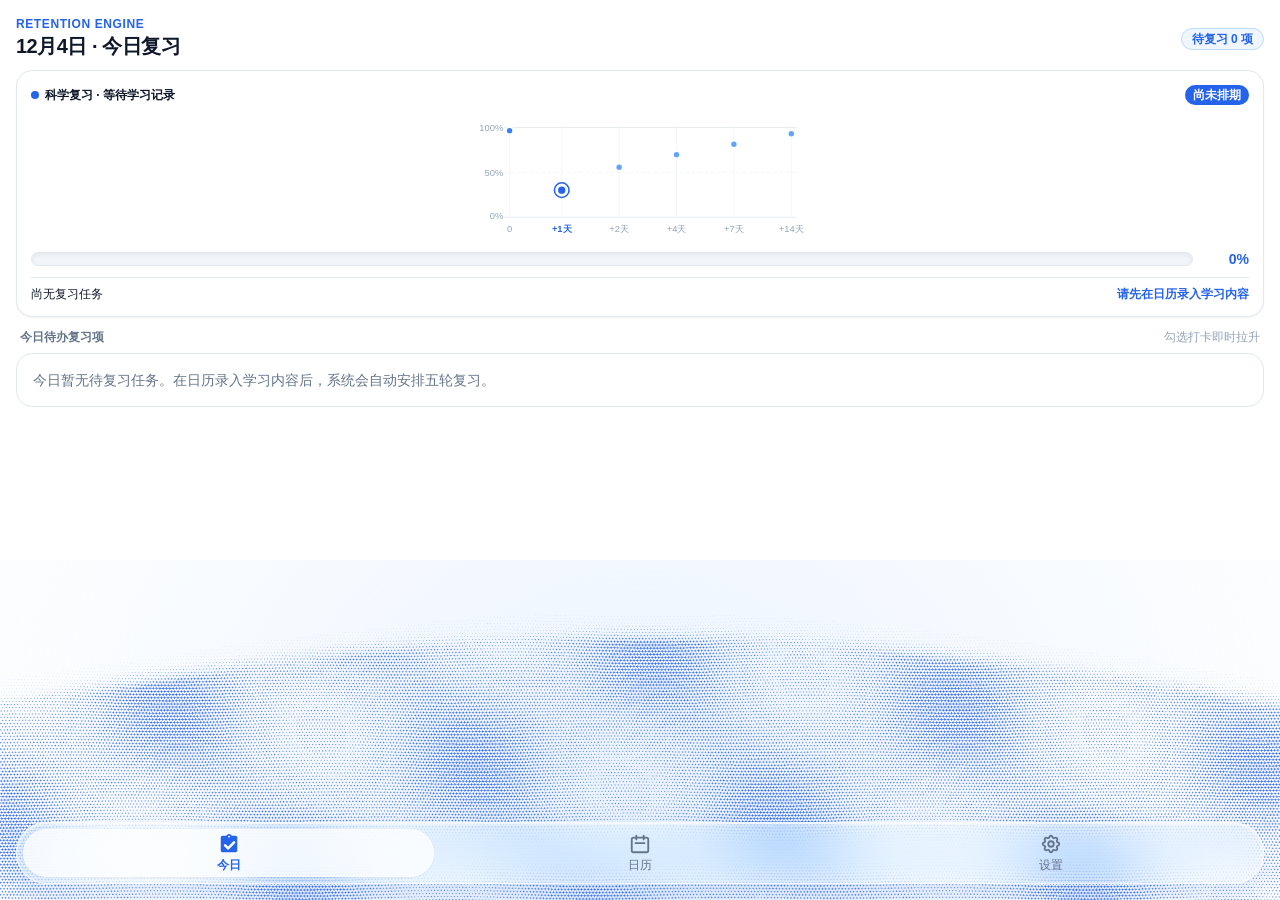
<file: app/src/main/assets/index.html>
<!DOCTYPE html>
<html lang="zh-CN" class="h-full">
<head>
  
  <meta charset="UTF-8">
  <meta name="viewport" content="width=device-width, initial-scale=1.0, viewport-fit=cover">
  <title>艾宾浩斯复习提示 · 高阶定制交互设计稿</title>
  <link rel="stylesheet" href="app.css">
  <style>
 input,textarea { user-select:text; -webkit-user-select:text; min-width:0; }
 #screen-scrollable-body, #secondary-content { min-height:0; overscroll-behavior-y:contain; }
 @supports not (backdrop-filter: blur(16px)) { .frosted-glass-bar { background:rgba(255,255,255,.94)!important; } .dark .frosted-glass-bar {background:rgba(15,23,42,.94)!important;} }

    /* 隐藏滚动条 */
    .no-scrollbar::-webkit-scrollbar { display: none; }
    .no-scrollbar { -ms-overflow-style: none; scrollbar-width: none; }

    /* 悬浮底栏与日历弹性滑动指示器 (Spring Physics) */
    .spring-slide-anim {
      transition: transform 0.35s cubic-bezier(0.34, 1.4, 0.64, 1);
    }

    /* 曲线平滑形变 */
    .curve-path-trans {
      transition: d 0.5s cubic-bezier(0.4, 0, 0.2, 1);
    }

    /* 加粗进度条平滑生长过渡 */
    .bold-progress-fill {
      transition: width 0.55s cubic-bezier(0.34, 1.3, 0.64, 1);
    }

    /* 二级页面浮动上浮与淡入淡出动效 */
    .subpage-float-hidden {
      opacity: 0;
      transform: translateY(32px) scale(0.98);
      pointer-events: none;
      transition: opacity 0.32s cubic-bezier(0.16, 1, 0.3, 1), transform 0.32s cubic-bezier(0.16, 1, 0.3, 1);
    }
    .subpage-float-visible {
      opacity: 1;
      transform: translateY(0px) scale(1);
      pointer-events: auto;
      transition: opacity 0.32s cubic-bezier(0.16, 1, 0.3, 1), transform 0.32s cubic-bezier(0.16, 1, 0.3, 1);
    }

        /* 🌟 1. 今日“画对勾”动效 (Draw Checkmark) 🌟 */
    .draw-check-path {
      stroke-dasharray: 22;
      stroke-dashoffset: 22;
      transition: stroke-dashoffset 0.42s cubic-bezier(0.16, 1, 0.3, 1);
    }
    
    /* 🌟 1. 曲线与节点平滑上浮移动动画 (拒绝瞬移) 🌟 */
    .curve-path-trans {
      transition: d 0.55s cubic-bezier(0.34, 1.56, 0.64, 1) !important;
    }
    #breathe-ring, #dot-0, #dot-1, #dot-2, #dot-3, #dot-4, #dot-5 {
      transition: cx 0.55s cubic-bezier(0.34, 1.56, 0.64, 1),
                  cy 0.55s cubic-bezier(0.34, 1.56, 0.64, 1),
                  r 0.35s ease,
                  fill 0.4s ease !important;
    }

    /* 🌟 2. 今日图标动态画对勾手写笔触 (错峰独立手写划出，彻底杜绝混杂与卡顿) 🌟 */
    .draw-check-path {
      stroke-dasharray: 24;
      stroke-dashoffset: 24;
      stroke-width: 2.8;
      stroke-linecap: round;
      stroke-linejoin: round;
      fill: none;
      transition: stroke-dashoffset 0.42s cubic-bezier(0.2, 0.85, 0.3, 1);
      will-change: stroke-dashoffset;
    }

    /* 🌟 3. 设置齿轮自旋一圈 (Spin 360) 🌟 */
    @keyframes gearSpin360 {
      0% {
        transform: rotate(0deg);
      }
      70% {
        transform: rotate(385deg);
      }
      100% {
        transform: rotate(360deg);
      }
    }
    #tab-2-gear-path {
      transform-box: fill-box;
      transform-origin: 50% 50%;
    }
    .anim-gear-spin #tab-2-gear-path {
      animation: gearSpin360 0.65s cubic-bezier(0.34, 1.3, 0.64, 1) both !important;
    }

    /* 🌟 4. 时钟指针原生严格同心旋转与平滑动画 (必须声明 transform-box: view-box) 🌟 */
    .clock-hand-elem {
      transform-box: view-box !important;
      transform-origin: 70px 70px !important;
      will-change: transform;
    }
    .clock-hand-smooth {
      transition: transform 0.65s cubic-bezier(0.34, 1.4, 0.64, 1) !important;
    }
    .clock-hand-tick {
      transition: transform 0.95s linear !important;
    }

/* 🌟 视频 1 同款：底部导航栏切换果冻弹性形变回弹动效 (Squish & Spring Pop) 🌟 */
    @keyframes switchTabSquishPop {
      0% {
        transform: scale(1, 1);
      }
      25% {
        transform: scale(1.30, 0.70);
      }
      50% {
        transform: scale(0.85, 1.24);
      }
      75% {
        transform: scale(1.10, 0.92);
      }
      100% {
        transform: scale(1, 1);
      }
    }
    .nav-switch-pop {
      animation: switchTabSquishPop 0.44s cubic-bezier(0.34, 1.56, 0.64, 1) both;
    }

    /* 视频 1 图标线框与实体平滑交叉形变填充 */
    .tab-icon-wrapper {
      position: relative;
      width: 22px;
      height: 22px;
      display: flex;
      align-items: center;
      justify-content: center;
      margin-bottom: 2px;
    }
    .tab-icon-outline, .tab-icon-solid {
      position: absolute;
      inset: 0;
      width: 100%;
      height: 100%;
      transition: opacity 0.28s ease, transform 0.28s cubic-bezier(0.34, 1.4, 0.64, 1);
    }

    /* 🌟 底部菜单栏高质感磨砂玻璃特效 (Frosted Glass) 🌟 */
    .frosted-glass-bar {
      background: rgba(255, 255, 255, 0.32) !important;
      backdrop-filter: blur(16px) saturate(190%) !important;
      -webkit-backdrop-filter: blur(16px) saturate(190%) !important;
      border: 1px solid rgba(255, 255, 255, 0.75) !important;
      box-shadow: 0 12px 32px rgba(37, 99, 235, 0.12), inset 0 1px 2px rgba(255, 255, 255, 0.9) !important;
    }
    .dark .frosted-glass-bar {
      background: rgba(15, 23, 42, 0.35) !important;
      backdrop-filter: blur(16px) saturate(190%) !important;
      -webkit-backdrop-filter: blur(16px) saturate(190%) !important;
      border: 1px solid rgba(255, 255, 255, 0.16) !important;
      box-shadow: 0 14px 36px rgba(0, 0, 0, 0.55), inset 0 1px 1px rgba(255, 255, 255, 0.1) !important;
    }

    /* 指针时钟表针顺滑过渡 */
    .clock-hand-trans {
      transition: transform 0.5s cubic-bezier(0.4, 0, 0.2, 1);
      transform-origin: 50% 50%;
    }

    /* 3 种字型定义 */
    .font-theme-sans, .font-theme-sans * {
      font-family: -apple-system, BlinkMacSystemFont, "Segoe UI", Roboto, "PingFang SC", "Hiragino Sans GB", "Microsoft YaHei", sans-serif !important;
    }
    .font-theme-humanist, .font-theme-humanist * {
      font-family: "PingFang SC", "Noto Sans SC", "Yuanti SC", "Microsoft YaHei", sans-serif !important;
      letter-spacing: 0.015em;
    }
    .font-theme-serif, .font-theme-serif * {
      font-family: "Noto Serif SC", "Source Han Serif SC", "Songti SC", "SimSun", STSong, Georgia, serif !important;
    }
    .num-font {
      font-family: -apple-system, BlinkMacSystemFont, "Segoe UI", monospace !important;
    }
  </style>

  <style>
    /* 移动端全屏原生沉浸模式锁定 */
    html, body {
      width: 100% !important;
      height: 100% !important;
      margin: 0 !important;
      padding: 0 !important;
      overflow: hidden !important;
      -webkit-user-select: none;
      user-select: none;
      -webkit-tap-highlight-color: transparent;
    }
    #app-root {
      width: 100vw;
      height: 100%;
      display: flex;
      flex-direction: column;
      position: fixed;
      inset: 0;
      overflow: hidden;
    }
  </style>
</head>
<body class="bg-white dark:bg-black text-slate-800 dark:text-slate-100 antialiased font-theme-sans">

  <div id="app-root" class="bg-white dark:bg-black relative select-none">
    <!-- 🌟 视频 3 同款：Gemini 1:1 动态波谱背景底图 (Ambient Generative Dot Wave Background) 🌟 -->
        <div id="gemini-wave-bg-layer" class="absolute inset-x-0 bottom-0 h-[340px] pointer-events-none overflow-hidden z-0 transition-opacity duration-500 opacity-100">
          <canvas id="gemini-ambient-canvas" class="w-full h-full block"></canvas>
        </div>

        <!-- 顶部原生沉浸式状态栏占位垫片 (pt-7) -->
        <div style="height:8px;flex-shrink:0"></div>

        <!-- 屏幕滚动内容主视图 -->
        <div id="screen-scrollable-body" class="flex-1 overflow-y-auto no-scrollbar pb-24 px-4 pt-1 relative z-10">
          
          <!-- ==================== TAB 1: 今日复习与学术看板 ==================== -->
          <div id="view-today" class="tab-view block">
            
            <div class="flex items-center justify-between mt-1 mb-2.5">
              <div>
                <span class="text-xs font-bold text-accent uppercase tracking-wider block">RETENTION ENGINE</span>
                <h2 class="text-xl font-bold tracking-tight text-primary-text">11月7日 · 今日复习</h2>
              </div>
              <div class="text-right">
                <span id="badge-status-count" class="inline-flex items-center px-2.5 py-0.5 rounded-full text-xs font-bold bg-accent-light text-accent border border-accent-border">
                  待复习 3 项
                </span>
              </div>
            </div>

            <!-- 白底曲线图 + 细线坐标系 + 加粗进度条 -->
            <div class="card-bg border card-border rounded-2xl p-3.5 shadow-2xs mb-3 transition-colors">
              <div class="flex items-center justify-between mb-1.5">
                <div class="flex items-center gap-1.5">
                  <span class="w-2 h-2 rounded-full bg-accent"></span>
                  <span id="curve-task-title" class="text-xs font-bold text-primary-text truncate max-w-[190px]">托福高频词汇 List 14</span>
                </div>
                <span id="curve-stage-badge" class="text-xs px-2 py-0.5 rounded-full bg-accent text-white font-semibold">
                  节点: +1天
                </span>
              </div>

              <!-- SVG 曲线画布 -->
              <div class="w-full h-32 rounded-xl relative p-1 bg-transparent">
                <svg id="main-curve-svg" class="w-full h-full overflow-visible" viewBox="0 0 320 115">
                  <defs>
                    <clipPath id="curve-past-clip"><rect id="curve-past-window" x="0" y="0" width="320" height="120"/></clipPath><clipPath id="curve-future-clip"><rect id="curve-future-window" x="320" y="0" width="320" height="120"/></clipPath>
<linearGradient id="curveColorGrad" x1="0%" y1="0%" x2="100%" y2="0%">
                      <stop id="grad-stop-1" offset="0%" stop-color="#3B82F6" />
                      <stop id="grad-stop-2" offset="100%" stop-color="#2563EB" />
                    </linearGradient>
                    <linearGradient id="curveAreaGrad" x1="0%" y1="0%" x2="0%" y2="100%">
                      <stop id="area-stop-1" offset="0%" stop-color="#2563EB" stop-opacity="0.18" />
                      <stop offset="100%" stop-color="#2563EB" stop-opacity="0.0" />
                    </linearGradient>
                  </defs>

                  <!-- 细网格坐标系 (0.8px) -->
                  <line x1="30" y1="12" x2="310" y2="12" stroke="#E2E8F0" class="coord-line" stroke-width="0.8" />
                  <line x1="30" y1="55" x2="310" y2="55" stroke="#F1F5F9" class="coord-line-sub" stroke-width="0.8" stroke-dasharray="3,3" />
                  <line x1="30" y1="98" x2="310" y2="98" stroke="#E2E8F0" class="coord-line" stroke-width="0.8" />

                  <line x1="35" y1="12" x2="35" y2="98" stroke="#F1F5F9" class="coord-line-sub" stroke-width="0.8" />
                  <line x1="85" y1="12" x2="85" y2="98" stroke="#F1F5F9" class="coord-line-sub" stroke-width="0.8" />
                  <line x1="140" y1="12" x2="140" y2="98" stroke="#F1F5F9" class="coord-line-sub" stroke-width="0.8" />
                  <line x1="195" y1="12" x2="195" y2="98" stroke="#F1F5F9" class="coord-line-sub" stroke-width="0.8" />
                  <line x1="250" y1="12" x2="250" y2="98" stroke="#F1F5F9" class="coord-line-sub" stroke-width="0.8" />
                  <line x1="305" y1="12" x2="305" y2="98" stroke="#F1F5F9" class="coord-line-sub" stroke-width="0.8" />

                  <text x="6" y="15" font-size="9" fill="#94A3B8" class="coord-text">100%</text>
                  <text x="11" y="58" font-size="9" fill="#94A3B8" class="coord-text">50%</text>
                  <text x="16" y="100" font-size="9" fill="#94A3B8" class="coord-text">0%</text>

                  <text x="35" y="112" id="curve-axis-0" font-size="9" fill="#94A3B8" class="coord-text" text-anchor="middle">0</text>
                  <text x="85" y="112" id="curve-axis-1" font-size="9" fill="#2563EB" font-weight="bold" text-anchor="middle">+1天</text>
                  <text x="140" y="112" id="curve-axis-2" font-size="9" fill="#94A3B8" class="coord-text" text-anchor="middle">+2天</text>
                  <text x="195" y="112" id="curve-axis-3" font-size="9" fill="#94A3B8" class="coord-text" text-anchor="middle">+4天</text>
                  <text x="250" y="112" id="curve-axis-4" font-size="9" fill="#94A3B8" class="coord-text" text-anchor="middle">+7天</text>
                  <text x="305" y="112" id="curve-axis-5" font-size="9" fill="#94A3B8" class="coord-text" text-anchor="middle">+14天</text>

                  <path id="curve-area-path" d="" fill="url(#curveAreaGrad)" class="curve-path-trans" />
                  <path id="curve-baseline-path" fill="none" stroke="#94A3B8" stroke-width="1.3" stroke-dasharray="3 3" />
<path id="curve-forecast-path" clip-path="url(#curve-future-clip)" fill="none" stroke="url(#curveColorGrad)" stroke-width="2.5" stroke-dasharray="4 3" />
<path id="curve-line-path" clip-path="url(#curve-past-clip)" d="" fill="none" stroke="url(#curveColorGrad)" stroke-width="2.5" stroke-linecap="round" class="curve-path-trans" />

                  <g class="cursor-pointer" onclick="handleNodeClick(0)"><circle cx="35" cy="15" r="14" fill="transparent" /><circle id="dot-0" cx="35" cy="15" r="3.5" fill="#3B82F6" stroke="#FFFFFF" stroke-width="1.8" /></g>
                  <g class="cursor-pointer" onclick="handleNodeClick(1)"><circle cx="85" cy="72" r="14" fill="transparent" /><circle id="breathe-ring" cx="85" cy="72" r="7" fill="none" stroke="#2563EB" stroke-width="1.5" class="node-pulse-active" /><circle id="dot-1" cx="85" cy="72" r="4.5" fill="#2563EB" stroke="#FFFFFF" stroke-width="2" /></g>
                  <g class="cursor-pointer" onclick="handleNodeClick(2)"><circle cx="140" cy="50" r="14" fill="transparent" /><circle id="dot-2" cx="140" cy="50" r="3.5" fill="#60A5FA" stroke="#FFFFFF" stroke-width="1.8" /></g>
                  <g class="cursor-pointer" onclick="handleNodeClick(3)"><circle cx="195" cy="38" r="14" fill="transparent" /><circle id="dot-3" cx="195" cy="38" r="3.5" fill="#60A5FA" stroke="#FFFFFF" stroke-width="1.8" /></g>
                  <g class="cursor-pointer" onclick="handleNodeClick(4)"><circle cx="250" cy="28" r="14" fill="transparent" /><circle id="dot-4" cx="250" cy="28" r="3.5" fill="#60A5FA" stroke="#FFFFFF" stroke-width="1.8" /></g>
                  <g class="cursor-pointer" onclick="handleNodeClick(5)"><circle cx="305" cy="18" r="14" fill="transparent" /><circle id="dot-5" cx="305" cy="18" r="3.5" fill="#60A5FA" stroke="#FFFFFF" stroke-width="1.8" /></g>
                </svg>
              </div>

              <!-- 加粗进度条 -->
              <div class="mt-2.5 flex items-center gap-3">
                <div class="flex-1 bg-slate-100 dark:bg-zinc-800 rounded-full h-3.5 overflow-hidden p-0.5 border card-border shadow-inner">
                  <div id="curve-bold-bar" class="bg-accent h-full rounded-full bold-progress-fill" style="width: 38%"></div>
                </div>
                <span id="curve-bold-percent" class="font-bold text-sm text-accent w-11 text-right">38%</span>
              </div>

              <!-- 节点探测辅助提示行 -->
              <div class="mt-2 pt-2 border-t card-border flex items-center justify-between text-xs text-muted-text">
                <span id="hud-detail-node" class="font-medium text-primary-text">当前探测：+1天</span>
                <span id="hud-detail-state" class="text-accent font-semibold">临界拐点：打卡即可拉升至 96%</span>
              </div>

            </div>

            <!-- 任务列表标题 -->
            <div class="flex items-center justify-between text-xs font-bold text-muted-text mb-2 px-1">
              <span>今日待办复习项</span>
              <span class="text-xs text-slate-400 font-normal">勾选打卡即时拉升</span>
            </div>

            <!-- 任务卡片列表 -->
            <div class="space-y-2.5" id="task-container">
              
              <!-- 任务 0 -->
              <div id="task-card-0" onclick="handleSelectTask(0)" class="task-card-box p-3 rounded-2xl border-2 border-accent bg-accent-light shadow-2xs cursor-pointer transition-all flex items-start gap-3">
                <div onclick="handleToggleTask(event, 0)" class="task-check-box mt-0.5 w-5 h-5 rounded-lg border-2 border-slate-300 dark:border-zinc-600 bg-white dark:bg-zinc-800 flex items-center justify-center text-white transition-colors">
                  <svg class="check-icon-svg w-3.5 h-3.5 opacity-0" fill="none" stroke="currentColor" viewBox="0 0 24 24"><path stroke-linecap="round" stroke-linejoin="round" stroke-width="3" d="M5 13l4 4L19 7"/></svg>
                </div>
                <div class="flex-1 min-w-0">
                  <div class="flex items-center justify-between">
                    <h3 class="text-xs font-bold text-primary-text task-title-text truncate">托福高频词汇 List 14</h3>
                    <span class="text-xs px-2 py-0.5 rounded-full font-medium bg-accent-light text-accent border border-accent-border flex-shrink-0 ml-1">第1次</span>
                  </div>
                  <div class="flex items-center gap-2 text-xs text-muted-text mt-1">
                    <span>初次录入: 11-06</span>
                    <span>•</span>
                    <span class="text-amber-500 font-medium">衰减拐点临近</span>
                  </div>
                </div>
              </div>

              <!-- 任务 1 -->
              <div id="task-card-1" onclick="handleSelectTask(1)" class="task-card-box p-3 rounded-2xl border card-border card-bg shadow-2xs cursor-pointer hover:border-slate-300 dark:hover:border-zinc-700 transition-all flex items-start gap-3">
                <div onclick="handleToggleTask(event, 1)" class="task-check-box mt-0.5 w-5 h-5 rounded-lg border-2 border-slate-300 dark:border-zinc-600 bg-white dark:bg-zinc-800 flex items-center justify-center text-white transition-colors">
                  <svg class="check-icon-svg w-3.5 h-3.5 opacity-0" fill="none" stroke="currentColor" viewBox="0 0 24 24"><path stroke-linecap="round" stroke-linejoin="round" stroke-width="3" d="M5 13l4 4L19 7"/></svg>
                </div>
                <div class="flex-1 min-w-0">
                  <div class="flex items-center justify-between">
                    <h3 class="text-xs font-bold text-primary-text task-title-text truncate">操作系统：虚拟内存分页机制</h3>
                    <span class="text-xs px-2 py-0.5 rounded-full font-medium bg-slate-100 dark:bg-zinc-800 text-muted-text border card-border flex-shrink-0 ml-1">第3次</span>
                  </div>
                  <div class="flex items-center gap-2 text-xs text-muted-text mt-1">
                    <span>初次录入: 11-03</span>
                    <span>•</span>
                    <span class="text-indigo-400 font-medium">中期深层固化</span>
                  </div>
                </div>
              </div>

              <!-- 任务 2 -->
              <div id="task-card-2" onclick="handleSelectTask(2)" class="task-card-box p-3 rounded-2xl border card-border card-bg shadow-2xs cursor-pointer hover:border-slate-300 dark:hover:border-zinc-700 transition-all flex items-start gap-3">
                <div onclick="handleToggleTask(event, 2)" class="task-check-box mt-0.5 w-5 h-5 rounded-lg border-2 border-slate-300 dark:border-zinc-600 bg-white dark:bg-zinc-800 flex items-center justify-center text-white transition-colors">
                  <svg class="check-icon-svg w-3.5 h-3.5 opacity-0" fill="none" stroke="currentColor" viewBox="0 0 24 24"><path stroke-linecap="round" stroke-linejoin="round" stroke-width="3" d="M5 13l4 4L19 7"/></svg>
                </div>
                <div class="flex-1 min-w-0">
                  <div class="flex items-center justify-between">
                    <h3 class="text-xs font-bold text-primary-text task-title-text truncate">考研数学：多元函数微分求极值</h3>
                    <span class="text-xs px-2 py-0.5 rounded-full font-medium bg-slate-100 dark:bg-zinc-800 text-muted-text border card-border flex-shrink-0 ml-1">第5次</span>
                  </div>
                  <div class="flex items-center gap-2 text-xs text-muted-text mt-1">
                    <span>初次录入: 10-24</span>
                    <span>•</span>
                    <span class="text-emerald-500 font-medium">冲刺收敛期</span>
                  </div>
                </div>
              </div>

            </div>

            <!-- 底部通透留白，让 Gemini 动态点阵波谱在背景底图中自然流动穿透磨砂底栏 -->
            <div class="h-10"></div>

          </div>

          <!-- ==================== TAB 2: 日历与录入 (带底栏同款平滑弹性滑动指示器) ==================== -->
          <div id="view-calendar" class="tab-view hidden">
            <!-- 顶栏 11月 + 加号 + 更多 -->
            <div class="flex items-center justify-between py-2 mb-2">
              <h2 class="text-2xl font-bold tracking-tight text-primary-text">11月</h2>
              <div class="flex items-center gap-3 text-primary-text">
                <button onclick="document.getElementById('cal-new-task-input').focus()" class="p-1 hover:bg-slate-100 dark:hover:bg-zinc-800 rounded-lg">
                  <svg class="w-6 h-6 stroke-[1.8]" fill="none" stroke="currentColor" viewBox="0 0 24 24"><path stroke-linecap="round" stroke-linejoin="round" d="M12 4v16m8-8H4"/></svg>
                </button>

              </div>
            </div>

            <!-- 星期表头 -->
            <div class="grid grid-cols-7 text-center text-xs font-normal text-muted-text mb-2">
              <span>一</span><span>二</span><span>三</span><span>四</span><span>五</span><span class="text-accent font-medium">六</span><span class="text-accent font-medium">日</span>
            </div>

            <!-- 🌟 1. 日历网格：内嵌全平滑弹性位移胶囊背景指示器 (Spring Slide Pill) 🌟 -->
            <div class="relative w-full mb-3 select-none" id="calendar-grid-wrapper">
              
              <!-- 浮动弹性滑动指示器 (在日期网格中如底栏般顺滑飞跃！) -->
              <div id="cal-spring-indicator" class="spring-slide-anim absolute top-0 left-0 bg-accent rounded-2xl shadow-xs z-0 pointer-events-none" style="width: calc(100% / 7); height: 42px; transform: translate(0px, 0px);"></div>

              <!-- 日历单元格容器 -->
              <div class="grid grid-cols-7 gap-y-1.5 text-center text-xs relative z-10" id="calendar-days-grid">
                <!-- 前置空白 (11月1日是周日) -->
                <span></span><span></span><span></span><span></span><span></span><span></span>
                <!-- 1~30日动态生成 -->
              </div>
            </div>

            <!-- 当日录入卡片 -->
            <div class="card-bg border card-border rounded-2xl p-3.5 mb-3 shadow-2xs">
              <div class="flex items-center justify-between mb-2">
                <span id="cal-entry-title" class="text-xs font-bold text-primary-text">11月7日 完成任务分条填入</span>
                <span class="text-xs text-accent font-medium">冲刺模式</span>
              </div>
              <div class="flex gap-2">
                <input id="cal-new-task-input" type="text" placeholder="输入一条今日完成的学习内容..." class="flex-1 bg-white dark:bg-zinc-800 border card-border rounded-xl px-3 py-1.5 text-xs text-primary-text focus:outline-hidden focus:border-accent">
                <button onclick="handleCalendarAdd()" class="bg-accent hover:opacity-90 text-white px-3.5 py-1.5 rounded-xl text-xs font-bold shadow-2xs transition-opacity">录入</button>
              </div>

              <!-- 录入任务项 -->
              <div class="mt-2.5 space-y-1.5" id="cal-recorded-list">
                <div class="bg-slate-50 dark:bg-zinc-800/80 p-2.5 rounded-xl border card-border text-xs flex items-center justify-between">
                  <span class="font-medium text-primary-text">微服务 Saga 分布式事务</span>
                  <span class="text-xs text-accent font-medium">+5轮已排期</span>
                </div>
              </div>
            </div>

            <!-- 对应复习日胶囊列 -->
            <div class="card-bg border card-border rounded-2xl p-3 shadow-2xs">
              <span id="cal-future-title" class="text-xs font-bold text-primary-text block mb-2">11月7日 任务对应的未来复习日：</span>
              <div class="grid grid-cols-5 gap-1.5 text-center text-xs" id="future-dates-pills">
                <!-- 动态计算 -->
              </div>
            </div>
          </div>

          <!-- ==================== TAB 3: 设置 (相框滑动与删除 + 图2高保真世界时钟表盘 + 播放/停止键) ==================== -->
          <div id="view-settings" class="tab-view hidden">
            
            <!-- 🌟 4. 大正方形相框：点击左侧左滑、点击右侧右滑、支持触控拖拽滑动，最后一张带管理与删除功能 🌟 -->
            <div class="w-full aspect-square rounded-3xl overflow-hidden relative border card-border shadow-xs bg-slate-200 dark:bg-zinc-900 group mb-3 cursor-pointer select-none" id="photo-frame-box" onclick="handlePhotoFrameClick(event)">
              
              <!-- 照片/壁纸主展示区 -->
              <div id="photo-frame-display" class="w-full h-full relative overflow-hidden transition-all duration-300">
                <!-- 动态渲染当前照片或最后一张添加入口 -->
              </div>

              <!-- 底部圆点指示器 -->
              <div class="absolute bottom-2.5 left-1/2 -translate-x-1/2 flex items-center gap-1.5 z-20 bg-black/40 backdrop-blur-xs px-2.5 py-1 rounded-full" id="photo-dots-box">
                <!-- 动态渲染圆点 -->
              </div>

              <!-- 隐藏的文件上传控件 -->
              <input type="file" id="photo-file-input" accept="image/*" multiple class="hidden" onchange="handleUserPhotoUpload(event)">
            </div>

            <!-- 🌟 3. 番茄时钟卡片：图2世界时钟样式表盘 + 三角播放键 + 方块停止键 + 删除4条指定文本 🌟 -->
            <div class="card-bg border card-border rounded-3xl p-4 shadow-xs mb-3">
              
              <!-- 标头：左上角时钟图标点击触发浮现淡入二级界面 -->
              <div class="flex items-center justify-between mb-2">
                <div class="flex items-center gap-2">
                  <button onclick="openSecondaryPage('pomodoro')" title="点击进入完整番茄时钟界面" class="w-8 h-8 rounded-full bg-accent text-white flex items-center justify-center hover:scale-105 active:scale-95 transition-transform shadow-xs">
                    <svg class="w-4 h-4" fill="none" stroke="currentColor" viewBox="0 0 24 24"><path stroke-linecap="round" stroke-linejoin="round" stroke-width="2" d="M12 8v4l3 3m6-3a9 9 0 11-18 0 9 9 0 0118 0z"/></svg>
                  </button>
                  <h3 class="text-xs font-bold text-primary-text">番茄专注时钟</h3>
                </div>
                <span id="timer-status-badge" class="text-xs font-medium px-2 py-0.5 rounded-full bg-slate-100 dark:bg-zinc-800 text-muted-text">
                  准备中
                </span>
              </div>

              <!-- 数字倒计时与常规三角播放/方块停止键 -->
              <div class="flex items-center justify-between py-1">
                <!-- 点击大数字可自定义分钟数 -->
                <div class="flex items-center gap-1.5 cursor-pointer group" onclick="openCustomDurationModal()" title="点击自定义时间">
                  <span id="pomodoro-digits" class="text-3xl font-black tracking-tight text-primary-text num-font">25:00</span>
                  <svg class="w-3.5 h-3.5 text-muted-text group-hover:text-accent transition-colors" fill="none" stroke="currentColor" viewBox="0 0 24 24"><path stroke-linecap="round" stroke-linejoin="round" stroke-width="2" d="M15.232 5.232l3.536 3.536m-2.036-5.036a2.5 2.5 0 113.536 3.536L6.5 21.036H3v-3.572L16.732 3.732z"/></svg>
                </div>

                <!-- 🌟 控制键：常规三角播放键 ▶ / ⏸ 与常规方块停止键 ■ (已删刷新键) 🌟 -->
                <div class="flex items-center gap-2">
                  <!-- 三角播放键 / 暂停键 -->
                  <button id="btn-toggle-pomo" onclick="togglePomodoro()" class="w-10 h-10 rounded-2xl bg-accent hover:opacity-90 active:scale-95 text-white flex items-center justify-center shadow-xs transition-all" title="开始/暂停">
                    <svg id="pomo-play-icon" class="w-4 h-4 ml-0.5" fill="currentColor" viewBox="0 0 24 24"><path d="M8 5v14l11-7z"/></svg>
                  </button>
                  <!-- 常规方块停止键 -->
                  <button id="btn-stop-pomo" onclick="handleStopPomodoro()" class="w-10 h-10 rounded-2xl bg-rose-50 dark:bg-rose-950/40 text-rose-600 dark:text-rose-400 border border-rose-200 dark:border-rose-900 hover:bg-rose-100 active:scale-95 flex items-center justify-center transition-all" title="停止">
                    <svg class="w-4 h-4" fill="currentColor" viewBox="0 0 24 24"><path d="M6 6h12v12H6z"/></svg>
                  </button>
                </div>
              </div>

              <!-- 🌟 快捷时长切换标签胶囊 (去掉60分后的多余文字，新增自定义入口) 🌟 -->
              <div class="flex items-center justify-center gap-1.5 mt-2">
                <button onclick="setFastPomoDuration(15)" id="pomo-chip-15" class="px-2.5 py-0.5 rounded-full text-[11px] font-medium border border-slate-200 dark:border-zinc-700 hover:border-accent hover:text-accent transition-all">15分</button>
                <button onclick="setFastPomoDuration(25)" id="pomo-chip-25" class="px-2.5 py-0.5 rounded-full text-[11px] font-bold border border-accent bg-accent-light text-accent transition-all">25分</button>
                <button onclick="setFastPomoDuration(45)" id="pomo-chip-45" class="px-2.5 py-0.5 rounded-full text-[11px] font-medium border border-slate-200 dark:border-zinc-700 hover:border-accent hover:text-accent transition-all">45分</button>
                <button onclick="setFastPomoDuration(60)" id="pomo-chip-60" class="px-2.5 py-0.5 rounded-full text-[11px] font-medium border border-slate-200 dark:border-zinc-700 hover:border-accent hover:text-accent transition-all">60分</button>
                <button onclick="openCustomDurationModal()" id="pomo-chip-custom" class="px-2.5 py-0.5 rounded-full text-[11px] font-medium border border-slate-200 dark:border-zinc-700 hover:border-accent hover:text-accent transition-all flex items-center gap-0.5">
                  <span>自定义</span>
                  <svg class="w-2.5 h-2.5" fill="none" stroke="currentColor" viewBox="0 0 24 24"><path stroke-linecap="round" stroke-linejoin="round" stroke-width="2" d="M12 6v12m6-6H6"/></svg>
                </button>
              </div>

              <!-- 🌟 图2风格世界时钟高保真同心指针表盘 (表盘中心 70,70 严格同心旋转，支持顺畅逆时针倒计时) 🌟 -->
              <div class="mt-2.5 pt-2.5 border-t card-border flex flex-col items-center justify-center">
                <div class="w-36 h-36 rounded-full bg-white dark:bg-zinc-900 border border-slate-200/90 dark:border-zinc-700 shadow-md relative flex items-center justify-center select-none overflow-hidden">
                  
                  <!-- 表盘 SVG 刻度、数字与同心旋转指针 -->
                  <svg class="w-full h-full absolute inset-0" viewBox="0 0 140 140" id="world-clock-svg">
                    <!-- 刻度与 1~12 数字组由 JS 生成 -->
                    <g id="clock-ticks-group"></g>

                    <!-- 黑色粗时针 (长 26px，线宽 3.6px，垂直向上指向 70,44) -->
                    <line id="svg-hour-hand" class="clock-hand-elem clock-hand-smooth text-slate-900 dark:text-slate-100" x1="70" y1="70" x2="70" y2="44" stroke="currentColor" stroke-width="3.6" stroke-linecap="round" />

                    <!-- 黑色细分针 (长 42px，线宽 2.2px，垂直向上指向 70,28) -->
                    <line id="svg-minute-hand" class="clock-hand-elem clock-hand-smooth text-slate-900 dark:text-slate-100" x1="70" y1="70" x2="70" y2="28" stroke="currentColor" stroke-width="2.2" stroke-linecap="round" />

                    <!-- 亮蓝色秒针 (长 60px，带 10px 配重尾翼从 70,80 贯通至 70,20) -->
                    <line id="svg-second-hand" class="clock-hand-elem clock-hand-smooth" x1="70" y1="80" x2="70" y2="20" stroke="#2563EB" stroke-width="1.3" stroke-linecap="round" />

                    <!-- 中心双层同心圆环轴心 (物理锁定 70, 70) -->
                    <circle cx="70" cy="70" r="4" fill="#FFFFFF" class="dark:fill-zinc-900" stroke="#2563EB" stroke-width="2" />
                    <circle cx="70" cy="70" r="1.5" fill="#2563EB" />
                  </svg>
                </div>
              </div>

            </div>

            <!-- 主菜单列表：点击触发上浮淡入二级界面 -->
            <div class="space-y-2.5 pt-1">
              <span class="text-xs font-bold text-muted-text px-1 block">系统设置</span>

              <!-- 菜单 1: 外观与主题 -->
              <div onclick="openSecondaryPage('theme')" class="card-bg border card-border rounded-2xl p-3.5 shadow-2xs flex items-center justify-between cursor-pointer hover:border-accent transition-colors group">
                <div class="flex items-center gap-2.5">
                  <div class="w-8 h-8 rounded-xl bg-accent-light text-accent flex items-center justify-center">
                    <svg class="w-4 h-4" fill="none" stroke="currentColor" viewBox="0 0 24 24"><path stroke-linecap="round" stroke-linejoin="round" stroke-width="2" d="M7 21a4 4 0 01-4-4V5a2 2 0 012-2h4a2 2 0 012 2v12a4 4 0 01-4 4zm0 0h12a2 2 0 002-2v-4a2 2 0 00-2-2h-2.343M11 7.343l1.657-1.657a2 2 0 012.828 0l2.829 2.829a2 2 0 010 2.828l-8.486 8.485M7 17h.01"/></svg>
                  </div>
                  <div>
                    <h4 class="text-xs font-bold text-primary-text">外观与主题定制</h4>
                    <p class="text-[11px] text-muted-text">普通与深色模式 · 3种蓝色 · 3种字体</p>
                  </div>
                </div>
                <svg class="w-4 h-4 text-muted-text group-hover:text-accent group-hover:translate-x-0.5 transition-all" fill="none" stroke="currentColor" viewBox="0 0 24 24"><path stroke-linecap="round" stroke-linejoin="round" stroke-width="2" d="M9 5l7 7-7 7"/></svg>
              </div>

              <!-- 菜单 2: 冲刺复习周期间隔 -->
              <div onclick="openSecondaryPage('intervals')" class="card-bg border card-border rounded-2xl p-3.5 shadow-2xs flex items-center justify-between cursor-pointer hover:border-accent transition-colors group">
                <div class="flex items-center gap-2.5">
                  <div class="w-8 h-8 rounded-xl bg-accent-light text-accent flex items-center justify-center">
                    <svg class="w-4 h-4" fill="none" stroke="currentColor" viewBox="0 0 24 24"><path stroke-linecap="round" stroke-linejoin="round" stroke-width="2" d="M12 8v4l3 3m6-3a9 9 0 11-18 0 9 9 0 0118 0z"/></svg>
                  </div>
                  <div>
                    <h4 class="text-xs font-bold text-primary-text">冲刺复习周期间隔</h4>
                    <p class="text-[11px] text-muted-text">1天, 2天, 4天, 7天, 14天</p>
                  </div>
                </div>
                <svg class="w-4 h-4 text-muted-text group-hover:text-accent group-hover:translate-x-0.5 transition-all" fill="none" stroke="currentColor" viewBox="0 0 24 24"><path stroke-linecap="round" stroke-linejoin="round" stroke-width="2" d="M9 5l7 7-7 7"/></svg>
              </div>

              <!-- 菜单 3: 数据与备份 -->
              <div onclick="openSecondaryPage('backup')" class="card-bg border card-border rounded-2xl p-3.5 shadow-2xs flex items-center justify-between cursor-pointer hover:border-accent transition-colors group">
                <div class="flex items-center gap-2.5">
                  <div class="w-8 h-8 rounded-xl bg-accent-light text-accent flex items-center justify-center">
                    <svg class="w-4 h-4" fill="none" stroke="currentColor" viewBox="0 0 24 24"><path stroke-linecap="round" stroke-linejoin="round" stroke-width="2" d="M8 7H5a2 2 0 00-2 2v9a2 2 0 002 2h14a2 2 0 002-2V9a2 2 0 00-2-2h-3m-1 4l-3 3m0 0l-3-3m3 3V4"/></svg>
                  </div>
                  <div>
                    <h4 class="text-xs font-bold text-primary-text">数据与备份管理</h4>
                    <p class="text-[11px] text-muted-text">导出本地备份 · 从文件恢复</p>
                  </div>
                </div>
                <svg class="w-4 h-4 text-muted-text group-hover:text-accent group-hover:translate-x-0.5 transition-all" fill="none" stroke="currentColor" viewBox="0 0 24 24"><path stroke-linecap="round" stroke-linejoin="round" stroke-width="2" d="M9 5l7 7-7 7"/></svg>
              </div>

              <div class="h-6"></div>
            </div>

          </div>

        </div>

        <!-- ==================== 🌟 2. 二级界面：上浮 + 淡入淡出动效 (Subpage Float Overlay) 🌟 ==================== -->
        <div id="secondary-page-container" class="subpage-float-hidden absolute inset-0 bg-white/95 dark:bg-black/95 backdrop-blur-md z-40 flex flex-col">
          
          <!-- 二级界面顶栏 -->
          <div class="h-14 px-4 flex items-center justify-between border-b card-border">
            <button onclick="closeSecondaryPage()" class="flex items-center gap-1 text-accent font-bold text-xs py-1.5 px-2.5 rounded-xl hover:bg-slate-100 dark:hover:bg-zinc-800 transition-colors">
              <svg class="w-4 h-4" fill="none" stroke="currentColor" viewBox="0 0 24 24"><path stroke-linecap="round" stroke-linejoin="round" stroke-width="2.5" d="M15 19l-7-7 7-7"/></svg>
              返回
            </button>
            <h3 id="secondary-title" class="font-bold text-xs text-primary-text">详情</h3>
            <div class="w-12"></div>
          </div>

          <!-- 二级界面内容区 (番茄钟二级页内直接呈现图1界面 + 下方紧跟本轮与总时长) -->
          <div id="secondary-content" class="flex-1 overflow-y-auto p-4 no-scrollbar">
            <!-- 动态注入 -->
          </div>
        </div>

        <!-- 停止番茄钟弹窗确认 -->
                <!-- 🌟 原生内嵌：自定义专注时长模态框 (解决 prompt 被拦截，支持任意时间自由调节) 🌟 -->
        <div id="custom-pomo-modal" class="absolute inset-0 bg-black/60 backdrop-blur-xs z-50 flex items-center justify-center p-6 hidden">
          <div class="card-bg border card-border rounded-3xl p-5 shadow-2xl w-full max-w-xs animate-scale-up text-center">
            <div class="flex items-center justify-between mb-3">
              <h4 class="text-sm font-bold text-primary-text flex items-center gap-1.5">
                <svg class="w-4 h-4 text-accent" fill="none" stroke="currentColor" viewBox="0 0 24 24"><path stroke-linecap="round" stroke-linejoin="round" stroke-width="2" d="M12 8v4l3 3m6-3a9 9 0 11-18 0 9 9 0 0118 0z"/></svg>
                自定义专注时长
              </h4>
              <button onclick="closeCustomDurationModal()" class="w-6 h-6 rounded-full hover:bg-slate-100 dark:hover:bg-zinc-800 text-muted-text flex items-center justify-center">
                <svg class="w-3.5 h-3.5" fill="none" stroke="currentColor" viewBox="0 0 24 24"><path stroke-linecap="round" stroke-linejoin="round" stroke-width="2" d="M6 18L18 6M6 6l12 12"/></svg>
              </button>
            </div>

            <!-- 数字步进微调器 -->
            <div class="flex items-center justify-center gap-4 py-3 my-1 bg-slate-50 dark:bg-zinc-800/60 rounded-2xl border card-border">
              <button onclick="stepCustomMinutes(-5)" class="w-9 h-9 rounded-xl bg-white dark:bg-zinc-700 shadow-xs border card-border text-primary-text font-bold text-lg active:scale-95 transition-transform">-</button>
              <div class="flex items-baseline justify-center gap-1">
                <input id="input-custom-minutes" type="number" min="1" max="180" value="60" oninput="handleCustomInput(this.value)" class="w-16 text-center text-3xl font-black text-accent bg-transparent outline-none num-font" />
                <span class="text-xs font-bold text-muted-text">分钟</span>
              </div>
              <button onclick="stepCustomMinutes(5)" class="w-9 h-9 rounded-xl bg-white dark:bg-zinc-700 shadow-xs border card-border text-primary-text font-bold text-lg active:scale-95 transition-transform">+</button>
            </div>

            <!-- 常用推荐快选 -->
            <div class="grid grid-cols-5 gap-1.5 my-3 text-xs">
              <button onclick="setCustomPreset(10)" class="py-1 rounded-lg border card-border hover:border-accent hover:text-accent font-medium transition-all">10分</button>
              <button onclick="setCustomPreset(30)" class="py-1 rounded-lg border card-border hover:border-accent hover:text-accent font-medium transition-all">30分</button>
              <button onclick="setCustomPreset(50)" class="py-1 rounded-lg border card-border hover:border-accent hover:text-accent font-medium transition-all">50分</button>
              <button onclick="setCustomPreset(90)" class="py-1 rounded-lg border card-border hover:border-accent hover:text-accent font-medium transition-all">90分</button>
              <button onclick="setCustomPreset(120)" class="py-1 rounded-lg border card-border hover:border-accent hover:text-accent font-medium transition-all">120分</button>
            </div>

            <!-- 实时表盘指针联动说明 -->
            

            <div class="grid grid-cols-2 gap-2 text-xs font-bold">
              <button onclick="closeCustomDurationModal()" class="py-2.5 rounded-xl border card-border bg-slate-100 dark:bg-zinc-800 text-muted-text hover:text-primary-text transition-colors">
                取消
              </button>
              <button onclick="applyCustomDuration()" class="py-2.5 rounded-xl bg-accent text-white shadow-xs hover:opacity-90 transition-opacity">
                确认设定
              </button>
            </div>
          </div>
        </div>

        <div id="stop-confirm-modal" class="absolute inset-0 bg-black/60 backdrop-blur-xs z-50 flex items-center justify-center p-6 hidden">
          <div class="card-bg border card-border rounded-3xl p-5 shadow-2xl w-full max-w-xs animate-scale-up text-center">
            <div class="w-12 h-12 rounded-2xl bg-amber-100 dark:bg-amber-950/60 text-amber-600 flex items-center justify-center mx-auto mb-3">
              <svg class="w-6 h-6" fill="none" stroke="currentColor" viewBox="0 0 24 24"><path stroke-linecap="round" stroke-linejoin="round" stroke-width="2" d="M12 8v4l3 3m6-3a9 9 0 11-18 0 9 9 0 0118 0z"/></svg>
            </div>
            <h4 class="text-sm font-bold text-primary-text mb-1">专注已停止</h4>
            <p id="stop-modal-msg" class="text-xs text-muted-text mb-4 leading-relaxed">
              本次专注进行了 8 分钟，是否将该学习时长累加到总学习时长中？
            </p>
            <div class="grid grid-cols-2 gap-2 text-xs font-bold">
              <button onclick="confirmStopPomo(false)" class="py-2.5 rounded-xl border card-border bg-slate-100 dark:bg-zinc-800 text-muted-text hover:text-primary-text transition-colors">
                放弃不计入
              </button>
              <button onclick="confirmStopPomo(true)" class="py-2.5 rounded-xl bg-accent text-white shadow-xs hover:opacity-90 transition-opacity">
                计入总时长
              </button>
            </div>
          </div>
        </div>

        <!-- ==================== 🌟 5. 底部悬浮胶囊导航栏：高质感磨砂玻璃特效 (Frosted Glass) 🌟 ==================== -->
        <div class="absolute bottom-4 left-4 right-4 z-30 pointer-events-auto">
          <nav id="floating-bottom-nav" class="frosted-glass-bar relative w-full rounded-full p-1.5 flex items-center transition-all">
            
            <!-- 弹性滑动指示器 (在磨砂玻璃内平滑滑动) -->
            <div id="spring-nav-pill" class="spring-slide-anim absolute top-1.5 bottom-1.5 left-1.5 rounded-full bg-white/70 dark:bg-zinc-800/70 backdrop-blur-md shadow-sm border border-white/60 dark:border-white/10 z-0" style="width: calc((100% - 12px) / 3); transform: translateX(0%);"></div>

            <!-- 🌟 视频 1 同款：图标果冻压扁回弹 (Squish & Spring Pop) + 🌟 今日独家“画对勾”动效 🌟 -->
            <button onclick="handleTabSwitch(0)" id="bottom-tab-0" class="relative z-10 flex-1 flex flex-col items-center justify-center py-1 rounded-full transition-colors duration-200 text-accent font-bold">
              <div class="tab-icon-wrapper" id="tab-icon-wrap-0">
                <!-- 未激活态：轻盈线框 -->
                <svg class="tab-icon-outline opacity-0 scale-90" fill="none" stroke="currentColor" viewBox="0 0 24 24"><path stroke-linecap="round" stroke-linejoin="round" stroke-width="2" d="M9 5H7a2 2 0 00-2 2v12a2 2 0 002 2h10a2 2 0 002-2V7a2 2 0 00-2-2h-2M9 5a2 2 0 002 2h2a2 2 0 002-2M9 5a2 2 0 012-2h2a2 2 0 012 2m-6 9l2 2 4-4"/></svg>
                <!-- 激活态：饱满实体克莱因蓝色底板 + 🌟 动态画对勾笔触路径 🌟 -->
                <svg class="tab-icon-solid opacity-100 scale-100" viewBox="0 0 24 24">
                  <path fill="currentColor" d="M19 3h-4.18C14.4 1.84 13.3 1 12 1s-2.4.84-2.82 2H5c-1.1 0-2 .9-2 2v14c0 1.1.9 2 2 2h14c1.1 0 2-.9 2-2V5c0-1.1-.9-2-2-2zm-7 0c.55 0 1 .45 1 1s-.45 1-1 1-1-.45-1-1 .45-1 1-1z"/>
                  <!-- 动态对勾描线 -->
                  <path id="tab-0-checkmark" class="draw-check-path" fill="none" stroke="#FFFFFF" stroke-width="2.6" stroke-linecap="round" stroke-linejoin="round" d="M7.8 13.5l3.2 3.2 6.5-6.5"/>
                </svg>
              </div>
              <span class="text-xs">今日</span>
            </button>

            <!-- 🌟 日历：保持备受好评的果冻形变与网格 Spring 平滑滑动胶囊 🌟 -->
            <button onclick="handleTabSwitch(1)" id="bottom-tab-1" class="relative z-10 flex-1 flex flex-col items-center justify-center py-1 rounded-full transition-colors duration-200 text-muted-text hover:text-primary-text font-medium">
              <div class="tab-icon-wrapper" id="tab-icon-wrap-1">
                <!-- 未激活态：轻盈线框 -->
                <svg class="tab-icon-outline opacity-100 scale-100" fill="none" stroke="currentColor" viewBox="0 0 24 24"><path stroke-linecap="round" stroke-linejoin="round" stroke-width="2" d="M8 7V3m8 4V3m-9 8h10M5 21h14a2 2 0 002-2V7a2 2 0 00-2-2H5a2 2 0 00-2 2v12a2 2 0 002 2z"/></svg>
                <!-- 激活态：饱满实体克莱因蓝色 -->
                <svg class="tab-icon-solid opacity-0 scale-90 fill-current" viewBox="0 0 24 24"><path d="M19 4h-1V2h-2v2H8V2H6v2H5c-1.11 0-1.99.9-1.99 2L3 20c0 1.1.89 2 2 2h14c1.1 0 2-.9 2-2V6c0-1.1-.9-2-2-2zm0 16H5V9h14v11z"/></svg>
              </div>
              <span class="text-xs">日历</span>
            </button>

            <!-- 🌟 视频 1 同款：图标果冻压扁回弹 (Squish & Spring Pop) + 🌟 设置独家齿轮旋转一圈 360° 动效 🌟 -->
            <button onclick="handleTabSwitch(2)" id="bottom-tab-2" class="relative z-10 flex-1 flex flex-col items-center justify-center py-1 rounded-full transition-colors duration-200 text-muted-text hover:text-primary-text font-medium">
              <div class="tab-icon-wrapper" id="tab-icon-wrap-2">
                <!-- 未激活态：轻盈线框 -->
                <svg class="tab-icon-outline opacity-100 scale-100" fill="none" stroke="currentColor" viewBox="0 0 24 24"><path stroke-linecap="round" stroke-linejoin="round" stroke-width="2" d="M10.325 4.317c.426-1.756 2.924-1.756 3.35 0a1.724 1.724 0 002.573 1.066c1.543-.94 3.31.826 2.37 2.37a1.724 1.724 0 001.065 2.572c1.756.426 1.756 2.924 0 3.35a1.724 1.724 0 00-1.066 2.573c.94 1.543-.826 3.31-2.37 2.37a1.724 1.724 0 00-2.572 1.065c-.426 1.756-2.924 1.756-3.35 0a1.724 1.724 0 00-2.573-1.066c-1.543.94-3.31-.826-2.37-2.37a1.724 1.724 0 00-1.065-2.572c-1.756-.426-1.756-2.924 0-3.35a1.724 1.724 0 001.066-2.573c-.94-1.543.826-3.31 2.37-2.37.996.608 2.296.07 2.572-1.065z"/><path stroke-linecap="round" stroke-linejoin="round" stroke-width="2" d="M15 12a3 3 0 11-6 0 3 3 0 016 0z"/></svg>
                <!-- 激活态：饱满实体克莱因蓝色，点击旋转 360 度 -->
                <svg id="tab-2-gear" class="tab-icon-solid opacity-0 scale-90 fill-current origin-center" viewBox="0 0 24 24"><path id="tab-2-gear-path" d="M19.14 12.94c.04-.3.06-.61.06-.94 0-.32-.02-.64-.07-.94l2.03-1.58c.18-.14.23-.41.12-.61l-1.92-3.32c-.12-.22-.37-.29-.59-.22l-2.39.96c-.5-.38-1.03-.7-1.62-.94l-.36-2.54c-.04-.24-.24-.41-.48-.41h-3.84c-.24 0-.43.17-.47.41l-.36 2.54c-.59.24-1.13.57-1.62.94l-2.39-.96c-.22-.08-.47 0-.59.22L2.74 8.87c-.12.21-.08.47.12.61l2.03 1.58c-.05.3-.09.63-.09.94s.02.64.07.94l-2.03 1.58c-.18.14-.23.41-.12.61l1.92 3.32c.12.22.37.29.59.22l2.39-.96c.5.38 1.03.7 1.62.94l.36 2.54c.05.24.24.41.48.41h3.84c.24 0 .44-.17.47-.41l.36-2.54c.59-.24 1.13-.56 1.62-.94l2.39.96c.22.08.47 0 .59-.22l1.92-3.32c.12-.22.07-.47-.12-.61l-2.01-1.58zM12 15.6c-1.98 0-3.6-1.62-3.6-3.6s1.62-3.6 3.6-3.6 3.6 1.62 3.6 3.6-1.62 3.6-3.6 3.6z"/></svg>
              </div>
              <span class="text-xs">设置</span>
            </button>

          </nav>
        </div>
  </div>

  <script>
    
    // 任务数据
    const taskData = [
      {
        id: 0,
        title: "托福高频词汇 List 14",
        stageBadge: "第1次",
        stageIndex: 1,
        isCompleted: false,
        uncompletedLine: "M 35 15 C 55 45, 70 75, 85 72 C 105 70, 125 55, 140 50 C 160 45, 180 40, 195 38 C 220 35, 240 30, 250 28 C 275 22, 295 20, 305 18",
        uncompletedArea: "M 35 15 C 55 45, 70 75, 85 72 C 105 70, 125 55, 140 50 C 160 45, 180 40, 195 38 C 220 35, 240 30, 250 28 C 275 22, 295 20, 305 18 L 305 98 L 35 98 Z",
        completedLine: "M 35 15 C 55 35, 70 45, 85 20 C 105 32, 125 35, 140 28 C 160 30, 180 25, 195 22 C 220 20, 240 18, 250 16 C 275 14, 295 12, 305 10",
        completedArea: "M 35 15 C 55 35, 70 45, 85 20 C 105 32, 125 35, 140 28 C 160 30, 180 25, 195 22 C 220 20, 240 18, 250 16 C 275 14, 295 12, 305 10 L 305 98 L 35 98 Z",
        nodes: [100, 38, 55, 68, 80, 88],
        boostNodes: [100, 96, 98, 98, 99, 99],
        nodeDescriptions: [
          { name: "初次录入", desc: "记忆建立初期，遗忘最迅速" },
          { name: "+1天", desc: "临界拐点：打卡即可拉升至 96%" },
          { name: "+2天", desc: "二次巩固：衰减斜率减半" },
          { name: "+4天", desc: "进入中期稳定记忆期" },
          { name: "+7天", desc: "一周巩固，神经回路强化" },
          { name: "+14天", desc: "终身记忆长效留存" }
        ]
      },
      {
        id: 1,
        title: "操作系统：虚拟内存分页机制",
        stageBadge: "第3次",
        stageIndex: 3,
        isCompleted: false,
        uncompletedLine: "M 35 15 C 60 25, 85 22, 85 24 C 110 32, 140 28, 140 30 C 165 48, 185 65, 195 62 C 220 45, 240 35, 250 28 C 275 22, 295 18, 305 16",
        uncompletedArea: "M 35 15 C 60 25, 85 22, 85 24 C 110 32, 140 28, 140 30 C 165 48, 185 65, 195 62 C 220 45, 240 35, 250 28 C 275 22, 295 18, 305 16 L 305 98 L 35 98 Z",
        completedLine: "M 35 15 C 60 22, 85 18, 85 20 C 110 24, 140 22, 140 24 C 165 32, 185 30, 195 16 C 220 20, 240 18, 250 16 C 275 14, 295 12, 305 10",
        completedArea: "M 35 15 C 60 22, 85 18, 85 20 C 110 24, 140 22, 140 24 C 165 32, 185 30, 195 16 C 220 20, 240 18, 250 16 C 275 14, 295 12, 305 10 L 305 98 L 35 98 Z",
        nodes: [100, 95, 96, 58, 75, 86],
        boostNodes: [100, 95, 96, 98, 99, 99],
        nodeDescriptions: [
          { name: "初次录入", desc: "完成首次概念建立" },
          { name: "+1天", desc: "第一轮复习挽救成功" },
          { name: "+2天", desc: "第二轮结构加固完成" },
          { name: "+4天", desc: "打卡即拉升至 98%" },
          { name: "+7天", desc: "进入深度持久态" },
          { name: "+14天", desc: "永久锁定" }
        ]
      },
      {
        id: 2,
        title: "考研数学：多元函数微分求极值",
        stageBadge: "第5次",
        stageIndex: 5,
        isCompleted: false,
        uncompletedLine: "M 35 15 C 60 20, 85 18, 85 19 C 110 22, 140 20, 140 21 C 165 24, 195 22, 195 23 C 220 26, 250 22, 250 23 C 275 35, 295 50, 305 48",
        uncompletedArea: "M 35 15 C 60 20, 85 18, 85 19 C 110 22, 140 20, 140 21 C 165 24, 195 22, 195 23 C 220 26, 250 22, 250 23 C 275 35, 295 50, 305 48 L 305 98 L 35 98 Z",
        completedLine: "M 35 15 C 60 18, 85 17, 85 18 C 110 20, 140 18, 140 19 C 165 22, 195 20, 195 21 C 220 24, 250 20, 250 21 C 275 22, 295 20, 305 12",
        completedArea: "M 35 15 C 60 18, 85 17, 85 18 C 110 20, 140 18, 140 19 C 165 22, 195 20, 195 21 C 220 24, 250 20, 250 21 C 275 22, 295 20, 305 12 L 305 98 L 35 98 Z",
        nodes: [100, 95, 96, 98, 98, 74],
        boostNodes: [100, 95, 96, 98, 98, 99],
        nodeDescriptions: [
          { name: "初次录入", desc: "首次做题训练" },
          { name: "+1天", desc: "首轮复习已过" },
          { name: "+2天", desc: "二轮复习已过" },
          { name: "+4天", desc: "三轮复习已过" },
          { name: "+7天", desc: "四轮复习已过" },
          { name: "+14天", desc: "终局巩固：打卡锁定 99% 恒久记忆" }
        ]
      }
    ];

    let currentSelectedTask = 0;
    let currentSelectedNode = 1;

    // 日历状态 (默认选中 7 日，立冬)
    let selectedCalDay = 7;
    const lunarTermsMap = {
      1: "廿三", 2: "廿四", 3: "廿五", 4: "廿六", 5: "廿七", 6: "廿八", 7: "立冬",
      8: "记者节", 9: "寒衣节", 10: "初二", 11: "初三", 12: "初四", 13: "初五", 14: "初六",
      15: "初七", 16: "初八", 17: "初九", 18: "初十", 19: "十一", 20: "十二", 21: "十三",
      22: "小雪", 23: "下元节", 24: "十六", 25: "十七", 26: "感恩节", 27: "十九", 28: "二十",
      29: "廿一", 30: "廿二"
    };

    // 全局主题状态
    let currentThemeMode = 'light';
    let currentAccent = 'klein';
    let currentFont = 'sans';

    // 相框照片列表
    let userPhotos = [
      { id: 1, type: 'preset', bg: 'from-blue-600 via-indigo-600 to-slate-900', quote: '不积跬步，无以至千里', sub: '专注当下 · 科学复习' },
      { id: 2, type: 'preset', bg: 'from-sky-500 via-blue-600 to-indigo-900', quote: '学而时习之，不亦说乎', sub: '打破遗忘衰减规律' },
      { id: 3, type: 'preset', bg: 'from-slate-800 via-zinc-900 to-black', quote: '行远自迩，笃行不怠', sub: '终身长效记忆系统' }
    ];
    let activePhotoIdx = 0;

    // 番茄钟状态
    let customPomoMinutes = 25;
    let pomoSecondsRemaining = 25 * 60;
    let pomoIsRunning = false;
    let pomoInterval = null;
    let currentSessionSeconds = 0;
    let totalSecondsStudy = 0;


    // ==================== 7. Gemini 官方同款：超高密四角星芒粒子海与起伏海浪边界 (1:1 Gemini Density Astroid Ocean) ====================
    let geminiWaveAnimId = null;
    let geminiWaveRenderFrame = null;
    let geminiWaveTime = 0;
    let taskPulseEnergy = 0;
    let lastTimestamp = 0;

    // 二维高密度星芒晶格点阵与 7 级不透明度分桶 (Float32Array)
    let geminiStarPoints = null;
    let geminiPosBuffer = null;
    let geminiBins = Array.from({ length: 7 }, () => []);

    const geminiPointer = {
      x: 0.5,
      y: 0.7,
      active: false,
      strength: 0
    };

    const geminiShockwave = {
      x: 0.5,
      y: 0.7,
      age: 1.5
    };

    function initGeminiStarGrid(w, h) {
      geminiStarPoints = [];
      // 🌟 精准匹配图 2 Gemini 官方宽度粒子密度：步长 3.4px * 3.2px，横向铺满 115+ 颗微晶四角星芒
      const stepX = 3.3; // 进一步减小粒子间隙
      const stepY = 3.1;
      const cols = Math.ceil(w / stepX) + 3;
      const rows = Math.ceil(h / stepY) + 3;

      for (let r = 0; r < rows; r++) {
        // 奇偶行 50% 交错点阵
        const xShift = (r % 2 === 1) ? stepX * 0.5 : 0;
        for (let c = 0; c < cols; c++) {
          const baseX = c * stepX + xShift - stepX;
          const baseY = r * stepY;

          geminiStarPoints.push({
            baseX,
            baseY,
            col: c,
            row: r
          });
        }
      }

      geminiPosBuffer = new Float32Array(geminiStarPoints.length * 3);
      geminiBins = Array.from({ length: 7 }, () => []);
    }

    function initGeminiAmbientCanvas() {
      const canvas = document.getElementById('gemini-ambient-canvas');
      if (!canvas) return;

      const ctx = canvas.getContext('2d', { alpha: true });
      const dpr = Math.min(window.devicePixelRatio || 1, 2);

      function resizeCanvas() {
        const layer = document.getElementById('gemini-wave-bg-layer');
        if (!layer) return;
        const rect = layer.getBoundingClientRect();
        const rw = rect.width > 0 ? rect.width : (window.innerWidth || 390);
        const rh = rect.height > 0 ? rect.height : 340;
        canvas.width = Math.round(rw * dpr);
        canvas.height = Math.round(rh * dpr);
        ctx.setTransform(dpr, 0, 0, dpr, 0, 0);
        initGeminiStarGrid(rw, rh);
      }
      resizeCanvas();
      window.addEventListener('resize', resizeCanvas);

      const phoneContainer = (document.getElementById('app-root') || document.getElementById('phone-app-container') || document.body);
      if (phoneContainer && !phoneContainer.dataset.geminiBound) {
        phoneContainer.dataset.geminiBound = 'true';

        function updatePointer(e) {
          const layer = document.getElementById('gemini-wave-bg-layer');
          if (!layer) return;
          const rect = layer.getBoundingClientRect();
          geminiPointer.x = (e.clientX - rect.left) / Math.max(rect.width, 1);
          geminiPointer.y = (e.clientY - rect.top) / Math.max(rect.height, 1);
        }

        phoneContainer.addEventListener('pointermove', (e) => {
          updatePointer(e);
          geminiPointer.active = true;
        });

        phoneContainer.addEventListener('pointerleave', () => {
          geminiPointer.active = false;
        });

        phoneContainer.addEventListener('click', (e) => {
          updatePointer(e);
          geminiShockwave.x = geminiPointer.x;
          geminiShockwave.y = geminiPointer.y;
          geminiShockwave.age = 0;
        });
      }

      function renderFrame(now) {
        if (document.hidden || (typeof currentTab !== 'undefined' && currentTab !== 0)) { geminiWaveAnimId = null; return; }
        if (!lastTimestamp) lastTimestamp = now;
        const dt = Math.min((now - lastTimestamp) / 1000, 0.05);
        lastTimestamp = now;

        // 微风拂面海浪平静呼吸步进
        geminiWaveTime += 0.007;

        const layer = document.getElementById('gemini-wave-bg-layer');
        const w = layer ? layer.clientWidth : 390;
        const h = layer ? layer.clientHeight : 340;

        if (!geminiStarPoints || geminiStarPoints.length === 0) {
          initGeminiStarGrid(w, h);
        }

        ctx.clearRect(0, 0, w, h);

        if (taskPulseEnergy > 0.01) {
          taskPulseEnergy *= 0.94;
        } else {
          taskPulseEnergy = 0;
        }

        const smoothFactor = 1 - Math.exp(-dt * 8);
        geminiPointer.strength += ((geminiPointer.active ? 1 : 0) - geminiPointer.strength) * smoothFactor;
        geminiShockwave.age = Math.min(1.5, geminiShockwave.age + dt);

        let baseR = 37, baseG = 99, baseB = 235; // 克莱因蓝
        if (currentAccent === 'cyan') { baseR = 6; baseG = 182; baseB = 212; }
        if (currentAccent === 'indigo') { baseR = 79; baseG = 70; baseB = 229; }

        // 1. 底部漫射微环境晕光
        const radGrad = ctx.createRadialGradient(w * 0.5, h * 0.92, 10, w * 0.5, h * 0.70, w * 0.95);
        if (currentThemeMode === 'dark') {
          radGrad.addColorStop(0, `rgba(${baseR}, ${baseG}, ${baseB}, 0.35)`);
          radGrad.addColorStop(0.5, `rgba(15, 23, 42, 0.20)`);
          radGrad.addColorStop(1, 'rgba(0, 0, 0, 0)');
        } else {
          radGrad.addColorStop(0, `rgba(219, 234, 254, 0.65)`);
          radGrad.addColorStop(0.5, `rgba(239, 246, 255, 0.28)`);
          radGrad.addColorStop(1, 'rgba(255, 255, 255, 0)');
        }
        ctx.fillStyle = radGrad;
        ctx.fillRect(0, 0, w, h);

        const pts = geminiStarPoints;
        const buf = geminiPosBuffer;
        const pX = geminiPointer.x * w;
        const pY = geminiPointer.y * h;
        const sX = geminiShockwave.x * w;
        const sY = geminiShockwave.y * h;
        const hasPointer = geminiPointer.strength > 0.005;
        const hasShockwave = geminiShockwave.age < 1.4;

        // 7 级不透明度分桶清空
        for (let b = 0; b < 7; b++) {
          geminiBins[b].length = 0;
        }

        // 2. 纯粹四角星芒粒子与起伏海浪天际线（绝无任何多余圆环外圈）
        for (let i = 0; i < pts.length; i++) {
          const pt = pts[i];
          const bx = pt.baseX;
          const by = pt.baseY;

          // 🌟 大幅增大上边界起伏度：85px 宏大海浪波峰与深谷
          const u = bx / w;
          const waveTop = 138 - (
            Math.sin(u * 2.8 - 0.4 + geminiWaveTime * 0.6) * 0.68 +
            Math.cos(u * 1.8 + geminiWaveTime * 0.4) * 0.38 +
            Math.sin(u * 4.4 - geminiWaveTime * 0.5) * 0.16
          ) * 85;

          const distBelow = by - waveTop;
          // 位于海浪波峰上方天空：完全不绘制，保留上方纯白留白
          if (distBelow < -3) {
            buf[i * 3 + 2] = 0;
            continue;
          }

          // 浪尖羽化消隐过渡
          const waveFade = Math.pow(Math.max(0, Math.min(1, (distBelow + 3) / 28)), 1.25);

          // 微风海面平静双谐波波动
          const w1 = Math.sin(bx * 0.024 - by * 0.018 + geminiWaveTime * 0.75);
          const w2 = Math.cos(bx * 0.016 + by * 0.025 - geminiWaveTime * 0.55);
          let waveVal = w1 * 0.58 + w2 * 0.42;

          if (taskPulseEnergy > 0) {
            waveVal += Math.sin(bx * 0.05 - by * 0.04 + geminiWaveTime * 6.0) * (taskPulseEnergy * 0.65);
          }

          let cx = bx + Math.sin(by * 0.025 + geminiWaveTime * 0.6) * 0.8;
          let cy = by + waveVal * 1.4;

          // 二维指针排斥力场（120px 半径推斥）
          if (hasPointer) {
            const dx = cx - pX;
            const dy = cy - pY;
            const distSq = dx * dx + dy * dy;
            if (distSq < 14400) {
              const dist = Math.sqrt(distSq);
              const force = (1 - dist / 120);
              const push = force * force * geminiPointer.strength * 18;
              cx += (dx / Math.max(dist, 1)) * push;
              cy += (dy / Math.max(dist, 1)) * push;
            }
          }

          // 二维点击同心环冲击波（340 px/s 扩散）
          let shockDilation = 0;
          if (hasShockwave) {
            const dx = cx - sX;
            const dy = cy - sY;
            const dist = Math.hypot(dx, dy);
            const ringDist = (dist - geminiShockwave.age * 340) / 45;
            const ringIntensity = Math.exp(-ringDist * ringDist) * (1 - geminiShockwave.age / 1.4);
            const push = ringIntensity * 20;
            cx += (dx / Math.max(dist, 1)) * push;
            cy += (dy / Math.max(dist, 1)) * push;
            shockDilation = ringIntensity * 0.7;
          }

          // 🌟 增大粒子大小：0.75px ~ 1.85px，尖角紧密相接交织为华丽光毯
          const normWave = (waveVal + 1.0) * 0.5;
          const radius = Math.max(0.4, (0.78 + normWave * 1.05 + shockDilation) * waveFade);

          const idx = i * 3;
          buf[idx] = cx;
          buf[idx + 1] = cy;
          buf[idx + 2] = radius;

          // 加入 7 级不透明度分桶
          if (radius > 0.35 && cx >= -8 && cx <= w + 8 && cy >= -8 && cy <= h + 8) {
            const binIdx = Math.max(0, Math.min(6, Math.floor(waveFade * 6.99)));
            geminiBins[binIdx].push(idx);
          }
        }

        // 3. 🌟 纯粹四角星芒 Astroid ✦ 批量极速上色（仅 7 次 ctx.fill，彻底去除所有圆形缓冲区特效）
        for (let b = 1; b <= 7; b++) {
          const binList = geminiBins[b - 1];
          if (binList.length === 0) continue;

          ctx.beginPath();
          for (let k = 0; k < binList.length; k++) {
            const idx = binList[k];
            const sx = buf[idx];
            const sy = buf[idx + 1];
            const sr = buf[idx + 2];

            // 极速绘制标准 Gemini 四角星芒
            if (sr >= 0.85) {
              // 经典内凹 Astroid 曲线
              ctx.moveTo(sx, sy - sr);
              ctx.quadraticCurveTo(sx, sy, sx + sr, sy);
              ctx.quadraticCurveTo(sx, sy, sx, sy + sr);
              ctx.quadraticCurveTo(sx, sy, sx - sr, sy);
              ctx.quadraticCurveTo(sx, sy, sx, sy - sr);
            } else {
              // 超微型星芒菱形极速路径
              ctx.moveTo(sx, sy - sr);
              ctx.lineTo(sx + sr * 0.35, sy - sr * 0.35);
              ctx.lineTo(sx + sr, sy);
              ctx.lineTo(sx + sr * 0.35, sy + sr * 0.35);
              ctx.lineTo(sx, sy + sr);
              ctx.lineTo(sx - sr * 0.35, sy + sr * 0.35);
              ctx.lineTo(sx - sr, sy);
              ctx.lineTo(sx - sr * 0.35, sy - sr * 0.35);
            }
          }

          const alpha = 0.22 + (b / 7) * 0.70;
          if (currentThemeMode === 'dark') {
            ctx.fillStyle = `rgba(56, 189, 248, ${alpha})`;
          } else {
            ctx.fillStyle = `rgba(${baseR}, ${baseG}, ${baseB}, ${alpha})`;
          }
          ctx.fill();
        }

        geminiWaveAnimId = requestAnimationFrame(renderFrame);
      }

      geminiWaveRenderFrame = renderFrame;
      if (geminiWaveAnimId) cancelAnimationFrame(geminiWaveAnimId);
      geminiWaveAnimId = requestAnimationFrame(geminiWaveRenderFrame);
    }

    function startGeminiWave() {
      // 粒子网格已在 DOMContentLoaded 时完成初始化，此处仅需恢复渲染帧调度，零主线程卡顿
      if (!geminiWaveAnimId && geminiWaveRenderFrame && !document.hidden) {
        lastTimestamp = performance.now();
        geminiWaveAnimId = requestAnimationFrame(geminiWaveRenderFrame);
      }
    }

    function triggerSynapticSurge() {
      taskPulseEnergy = 1.0;
    }

    window.addEventListener('DOMContentLoaded', () => {
      initCalendarDaysGrid();
      initWorldClockFace();
      applyThemeStyles();
      refreshActiveTaskView();
      renderPhotoFrame();
      renderPomodoroDisplay();
      updateAnalogClock();
      initPhotoSwipeSupport();
      initGeminiAmbientCanvas();
    });

    // ==================== 1. 任务与曲线交互 ====================
    function handleSelectTask(idx) {
      currentSelectedTask = idx;
      currentSelectedNode = taskData[idx].stageIndex;

      taskData.forEach((_, i) => {
        const card = document.getElementById('task-card-' + i);
        if (i === idx) {
          card.classList.add('border-accent', 'bg-accent-light', 'scale-[1.01]');
          card.classList.remove('card-border', 'card-bg');
        } else {
          card.classList.remove('border-accent', 'bg-accent-light', 'scale-[1.01]');
          card.classList.add('card-border', 'card-bg');
        }
      });

      refreshActiveTaskView();
    }

    function refreshActiveTaskView() {
      const task = taskData[currentSelectedTask];

      document.getElementById('curve-task-title').innerText = task.title;
      document.getElementById('curve-stage-badge').innerText = `节点: ${task.nodeDescriptions[task.stageIndex].name}`;

      const lineEl = document.getElementById('curve-line-path');
      const areaEl = document.getElementById('curve-area-path');
      const targetLine = task.isCompleted ? task.completedLine : task.uncompletedLine;
      const targetArea = task.isCompleted ? task.completedArea : task.uncompletedArea;

      lineEl.setAttribute('d', targetLine);
      areaEl.setAttribute('d', targetArea);

      const nodeXPos = [35, 85, 140, 195, 250, 305];
      // 🌟 未完成状态与打卡完成状态的各节点 Y 坐标，支持平滑过渡移动 🌟
      const uncompletedY = [15, 72, 50, 38, 28, 18];
      const completedY = [15, 20, 28, 22, 16, 10];
      const targetY = task.isCompleted ? completedY : uncompletedY;

      // 平滑移动所有 6 个节点圆点位置 (触发 CSS transition)
      for (let i = 0; i < 6; i++) {
        const dot = document.getElementById('dot-' + i);
        if (dot) {
          dot.setAttribute('cx', nodeXPos[i]);
          dot.setAttribute('cy', targetY[i]);
        }
      }

      // 呼吸光环同步平滑移动到当前任务的节点
      const ring = document.getElementById('breathe-ring');
      if (ring) {
        ring.setAttribute('cx', nodeXPos[task.stageIndex]);
        ring.setAttribute('cy', targetY[task.stageIndex]);
      }

      handleNodeClick(currentSelectedNode);
    }

    function handleNodeClick(nodeIdx) {
      currentSelectedNode = nodeIdx;
      const task = taskData[currentSelectedTask];
      const nodeInfo = task.nodeDescriptions[nodeIdx];

      for (let i = 0; i < 6; i++) {
        const dot = document.getElementById('dot-' + i);
        if (dot) {
          if (i === nodeIdx) {
            dot.setAttribute('r', '5.5');
            dot.setAttribute('stroke-width', '2.5');
            dot.setAttribute('stroke', '#FFFFFF');
          } else {
            dot.setAttribute('r', '3.5');
            dot.setAttribute('stroke-width', '1.8');
          }
        }
      }

      const percent = (task.isCompleted && nodeIdx === task.stageIndex) ? task.boostNodes[nodeIdx] : task.nodes[nodeIdx];

      document.getElementById('curve-bold-bar').style.width = percent + '%';
      document.getElementById('curve-bold-percent').innerText = percent + '%';

      document.getElementById('hud-detail-node').innerText = `当前探测：${nodeInfo.name}`;
      document.getElementById('hud-detail-state').innerText = task.isCompleted ? "已完成打卡巩固" : nodeInfo.desc;
    }

    function handleToggleTask(e, idx) {
      e.stopPropagation();
      const task = taskData[idx];
      task.isCompleted = !task.isCompleted;

      const card = document.getElementById('task-card-' + idx);
      const box = card.querySelector('.task-check-box');
      const icon = card.querySelector('.check-icon-svg');
      const text = card.querySelector('.task-title-text');

      if (task.isCompleted) {
        box.classList.add('bg-accent', 'border-accent');
        box.classList.remove('bg-white', 'dark:bg-zinc-800', 'border-slate-300', 'dark:border-zinc-600');
        icon.classList.remove('opacity-0');
        icon.classList.add('opacity-100');
        text.classList.add('line-through', 'opacity-50');
      } else {
        box.classList.remove('bg-accent', 'border-accent');
        box.classList.add('bg-white', 'dark:bg-zinc-800', 'border-slate-300', 'dark:border-zinc-600');
        icon.classList.add('opacity-0');
        icon.classList.remove('opacity-100');
        text.classList.remove('line-through', 'opacity-50');
      }

      if (currentSelectedTask === idx) {
        refreshActiveTaskView();
      }

      const remaining = taskData.filter(t => !t.isCompleted).length;
      document.getElementById('badge-status-count').innerText = `待复习 ${remaining} 项`;

      // 🌟 打卡完成时向底部 3D 点阵波注入神经记忆巩固能量脉冲 (Synaptic Surge) 🌟
      if (task.isCompleted) {
        triggerSynapticSurge();
      }
    }

    // ==================== 2. 日历：高阶弹性滑动指示器动效 ====================
    function initCalendarDaysGrid() {
      const grid = document.getElementById('calendar-days-grid');
      grid.querySelectorAll('.cal-day-cell').forEach(e => e.remove());

      for (let day = 1; day <= 30; day++) {
        const cell = document.createElement('div');
        cell.className = "cal-day-cell flex flex-col items-center py-1 cursor-pointer rounded-2xl relative z-10 transition-colors duration-200";
        cell.style.height = "42px";
        cell.id = `cal-cell-${day}`;
        cell.onclick = () => selectCalendarDay(day);

        const lunar = lunarTermsMap[day] || "";
        const isWeekend = (day % 7 === 1 || day % 7 === 0);

        cell.innerHTML = `
          <span class="day-num font-bold text-sm transition-colors duration-200 ${isWeekend ? 'text-accent' : 'text-primary-text'}">${day}</span>
          <span class="day-lunar text-xs text-muted-text font-normal transition-colors duration-200">${lunar}</span>
        `;
        grid.appendChild(cell);
      }

      renderCalendarSpringPill();
    }

    function selectCalendarDay(day) {
      selectedCalDay = day;
      renderCalendarSpringPill();
    }

    function renderCalendarSpringPill() {
      // 计算网格行列 (11月1日为周日，索引偏移 6)
      const gridIndex = (selectedCalDay - 1) + 6;
      const col = gridIndex % 7;
      const row = Math.floor(gridIndex / 7);

      const indicator = document.getElementById('cal-spring-indicator');
      if (indicator) {
        // 平滑位移 (X轴 col * 100%, Y轴 row * 48px)
        indicator.style.transform = `translate(${col * 100}%, ${row * 48}px)`;
      }

      // 文本颜色高亮切换
      for (let d = 1; d <= 30; d++) {
        const cell = document.getElementById(`cal-cell-${d}`);
        if (!cell) continue;
        const numSpan = cell.querySelector('.day-num');
        const lunarSpan = cell.querySelector('.day-lunar');

        if (d === selectedCalDay) {
          numSpan.className = "day-num font-bold text-white text-sm transition-colors duration-200";
          lunarSpan.className = "day-lunar text-xs text-blue-100 font-medium transition-colors duration-200";
        } else {
          const isWeekend = (d % 7 === 1 || d % 7 === 0);
          numSpan.className = `day-num font-bold text-sm transition-colors duration-200 ${isWeekend ? 'text-accent' : 'text-primary-text'}`;
          lunarSpan.className = "day-lunar text-xs text-muted-text font-normal transition-colors duration-200";
        }
      }

      document.getElementById('cal-entry-title').innerText = `11月${selectedCalDay}日 完成任务分条填入`;
      document.getElementById('cal-future-title').innerText = `11月${selectedCalDay}日 任务对应的未来复习日：`;

      const futureContainer = document.getElementById('future-dates-pills');
      futureContainer.innerHTML = '';
      const intervals = reviewIntervals;
      intervals.forEach(intv => {
        const targetDay = selectedCalDay + intv;
        const monthStr = targetDay > 30 ? "12" : "11";
        const dayStr = targetDay > 30 ? String(targetDay - 30).padStart(2, '0') : String(targetDay).padStart(2, '0');
        const pill = document.createElement('div');
        pill.className = "p-1 rounded-lg bg-accent-light text-accent border border-accent-border font-bold text-xs";
        pill.innerText = `${monthStr}-${dayStr}`;
        futureContainer.appendChild(pill);
      });
    }

    function handleCalendarAdd() {
      const input = document.getElementById('cal-new-task-input');
      const val = input.value.trim();
      if (!val) return;
      const list = document.getElementById('cal-recorded-list');
      const d = document.createElement('div');
      d.className = "bg-slate-50 dark:bg-zinc-800/80 p-2.5 rounded-xl border card-border text-xs flex items-center justify-between";
      d.innerHTML = `<span class="font-medium text-primary-text">${val}</span><span class="text-xs text-accent font-medium">+5轮已排期</span>`;
      list.prepend(d);
      input.value = '';
    }

    // ==================== 3. 相框：点击左右半屏切换、手势滑动、删除当前照片 ====================
    function renderPhotoFrame() {
      const display = document.getElementById('photo-frame-display');
      const dotsBox = document.getElementById('photo-dots-box');
      dotsBox.innerHTML = '';

      const totalItems = userPhotos.length + 1;

      if (activePhotoIdx === userPhotos.length) {
        // 末张为添加入口与删除管理卡片
        display.innerHTML = `
          <div class="w-full h-full flex flex-col items-center justify-center p-6 text-center bg-slate-100 dark:bg-zinc-900 border-2 border-dashed border-accent/40 rounded-3xl text-primary-text">
            <div class="w-12 h-12 rounded-2xl bg-accent-light text-accent flex items-center justify-center mb-2 shadow-xs">
              <svg class="w-6 h-6" fill="none" stroke="currentColor" viewBox="0 0 24 24"><path stroke-linecap="round" stroke-linejoin="round" stroke-width="2" d="M12 4v16m8-8H4"/></svg>
            </div>
            <h4 class="text-xs font-bold text-primary-text">照片与壁纸管理</h4>
            <p class="text-[11px] text-muted-text mt-0.5 mb-3">当前已收录 ${userPhotos.length} 张图片</p>
            
            <div class="flex gap-2 w-full max-w-[220px]">
              <button onclick="document.getElementById('photo-file-input').click()" class="flex-1 py-1.5 rounded-xl bg-accent text-white text-xs font-bold shadow-xs hover:opacity-90 transition-opacity">
                添加新照片
              </button>
              ${userPhotos.length > 1 ? `
                <button onclick="deleteCurrentViewingPhoto()" class="py-1.5 px-3 rounded-xl bg-rose-50 dark:bg-rose-950/40 text-rose-600 dark:text-rose-400 border border-rose-200 dark:border-rose-900 text-xs font-bold hover:bg-rose-100 transition-colors">
                  删除上一张
                </button>
              ` : ''}
            </div>
          </div>
        `;
      } else {
        const photo = userPhotos[activePhotoIdx];
        if (photo.type === 'uploaded') {
          display.innerHTML = `
            <img src="${photo.url}" class="w-full h-full object-cover rounded-3xl" alt="学习照片">
            <!-- 悬浮小垃圾桶快速删除 -->
            <button onclick="deleteSpecificPhoto(event, ${activePhotoIdx})" title="删除此照片" class="absolute top-3 right-3 w-7 h-7 rounded-full bg-black/40 hover:bg-black/60 text-white flex items-center justify-center backdrop-blur-xs transition-colors z-20">
              <svg class="w-3.5 h-3.5" fill="none" stroke="currentColor" viewBox="0 0 24 24"><path stroke-linecap="round" stroke-linejoin="round" stroke-width="2" d="M19 7l-.867 12.142A2 2 0 0116.138 21H7.862a2 2 0 01-1.995-1.858L5 7m5 4v6m4-6v6m1-10V4a1 1 0 00-1-1h-4a1 1 0 00-1 1v3M4 7h16"/></svg>
            </button>
          `;
        } else {
          display.innerHTML = `
            <div class="w-full h-full flex flex-col items-center justify-center p-6 text-center bg-gradient-to-br ${photo.bg} text-white rounded-3xl relative">
              <div class="w-14 h-14 rounded-2xl bg-white/15 backdrop-blur-md flex items-center justify-center mb-3 border border-white/20 shadow-lg">
                <svg class="w-7 h-7 text-white" fill="none" stroke="currentColor" viewBox="0 0 24 24"><path stroke-linecap="round" stroke-linejoin="round" stroke-width="1.8" d="M12 6.253v13m0-13C10.832 5.477 9.246 5 7.5 5S4.168 5.477 3 6.253v13C4.168 18.477 5.754 18 7.5 18s3.332.477 4.5 1.253m0-13C13.168 5.477 14.754 5 16.5 5c1.747 0 3.332.477 4.5 1.253v13C19.832 18.477 18.247 18 16.5 18c-1.746 0-3.332.477-4.5 1.253"/></svg>
              </div>
              <h3 class="text-sm font-bold tracking-wide">${photo.quote}</h3>
              <p class="text-xs text-blue-100/80 mt-1">${photo.sub}</p>
              ${userPhotos.length > 1 ? `
                <button onclick="deleteSpecificPhoto(event, ${activePhotoIdx})" title="删除此照片" class="absolute top-3 right-3 w-7 h-7 rounded-full bg-black/30 hover:bg-black/50 text-white flex items-center justify-center backdrop-blur-xs transition-colors z-20">
                  <svg class="w-3.5 h-3.5" fill="none" stroke="currentColor" viewBox="0 0 24 24"><path stroke-linecap="round" stroke-linejoin="round" stroke-width="2" d="M19 7l-.867 12.142A2 2 0 0116.138 21H7.862a2 2 0 01-1.995-1.858L5 7m5 4v6m4-6v6m1-10V4a1 1 0 00-1-1h-4a1 1 0 00-1 1v3M4 7h16"/></svg>
                </button>
              ` : ''}
            </div>
          `;
        }
      }

      for (let i = 0; i < totalItems; i++) {
        const dot = document.createElement('span');
        dot.className = (i === activePhotoIdx) ? "w-2 h-2 rounded-full bg-white shadow-xs cursor-pointer" : "w-1.5 h-1.5 rounded-full bg-white/40 cursor-pointer";
        dot.onclick = (e) => {
          e.stopPropagation();
          activePhotoIdx = i;
          renderPhotoFrame();
        };
        dotsBox.appendChild(dot);
      }
    }

    // 点击左侧左滑，点击右侧右滑
    function handlePhotoFrameClick(e) {
      if (e.target.closest("button, input, #photo-dots-box")) return;
      const box = document.getElementById('photo-frame-box');
      const rect = box.getBoundingClientRect();
      const clickX = e.clientX - rect.left;
      const halfWidth = rect.width / 2;

      const totalItems = userPhotos.length + 1;

      if (clickX >= halfWidth) {
        // 右侧：向右切至下一张
        activePhotoIdx = (activePhotoIdx + 1) % totalItems;
      } else {
        // 左侧：向左切至上一张
        activePhotoIdx = (activePhotoIdx - 1 + totalItems) % totalItems;
      }
      renderPhotoFrame();
    }

    // 支持手指/鼠标左右划动手势
    function initPhotoSwipeSupport() {
      const box = document.getElementById('photo-frame-box');
      let startX = 0;
      let endX = 0;

      box.addEventListener('touchstart', (e) => {
        startX = e.touches[0].clientX;
      }, { passive: true });

      box.addEventListener('touchend', (e) => {
        endX = e.changedTouches[0].clientX;
        handleSwipeGesture();
      }, { passive: true });

      box.addEventListener('mousedown', (e) => {
        startX = e.clientX;
      });

      box.addEventListener('mouseup', (e) => {
        endX = e.clientX;
        handleSwipeGesture();
      });

      function handleSwipeGesture() {
        const diff = endX - startX;
        const totalItems = userPhotos.length + 1;
        if (Math.abs(diff) > 40) {
          if (diff < 0) {
            // 向左划动 -> 下一张
            activePhotoIdx = (activePhotoIdx + 1) % totalItems;
          } else {
            // 向右划动 -> 上一张
            activePhotoIdx = (activePhotoIdx - 1 + totalItems) % totalItems;
          }
          renderPhotoFrame();
        }
      }
    }

    function deleteSpecificPhoto(e, idx) {
      e.stopPropagation();
      if (userPhotos.length <= 1) return;
      userPhotos.splice(idx, 1);
      if (activePhotoIdx >= userPhotos.length) {
        activePhotoIdx = userPhotos.length - 1;
      }
      renderPhotoFrame();
    }

    function deleteCurrentViewingPhoto() {
      if (userPhotos.length <= 1) return;
      const targetIdx = Math.max(0, userPhotos.length - 1);
      userPhotos.splice(targetIdx, 1);
      activePhotoIdx = userPhotos.length;
      renderPhotoFrame();
    }

    function handleUserPhotoUpload(e) {
      const files = e.target.files;
      if (!files || files.length === 0) return;
      for (let i = 0; i < files.length; i++) {
        userPhotos.push({
          id: Date.now() + i,
          type: 'uploaded',
          url: URL.createObjectURL(files[i])
        });
      }
      activePhotoIdx = userPhotos.length - 1;
      renderPhotoFrame();
    }

    // ==================== 4. 世界时钟高保真表盘 + 播放/停止键 ====================
    function initWorldClockFace() {
      const ticksGroup = document.getElementById('clock-ticks-group');
      if (!ticksGroup) return;
      ticksGroup.innerHTML = '';

      // 生成 60 个外圈刻度与 1~12 数字 (半径 70 为中心)
      for (let i = 0; i < 60; i++) {
        const rad = (i * 6 - 90) * Math.PI / 180;
        const isHour = (i % 5 === 0);
        const r1 = 64;
        const r2 = isHour ? 58 : 61;
        const x1 = 70 + r1 * Math.cos(rad);
        const y1 = 70 + r1 * Math.sin(rad);
        const x2 = 70 + r2 * Math.cos(rad);
        const y2 = 70 + r2 * Math.sin(rad);

        const line = document.createElementNS('http://www.w3.org/2000/svg', 'line');
        line.setAttribute('x1', x1);
        line.setAttribute('y1', y1);
        line.setAttribute('x2', x2);
        line.setAttribute('y2', y2);
        line.setAttribute('stroke', isHour ? '#334155' : '#CBD5E1');
        line.setAttribute('stroke-width', isHour ? '1.5' : '0.8');
        line.setAttribute('stroke-linecap', 'round');
        ticksGroup.appendChild(line);
      }

      // 生成 1~12 数字 (仿图2纯黑优雅字形)
      for (let n = 1; n <= 12; n++) {
        const rad = (n * 30 - 90) * Math.PI / 180;
        const rNum = 48;
        const x = 70 + rNum * Math.cos(rad);
        const y = 70 + rNum * Math.sin(rad) + 3.8;

        const text = document.createElementNS('http://www.w3.org/2000/svg', 'text');
        text.setAttribute('x', x);
        text.setAttribute('y', y);
        text.setAttribute('font-size', '10.5');
        text.setAttribute('font-weight', 'bold');
        text.setAttribute('fill', '#0F172A');
        text.setAttribute('text-anchor', 'middle');
        text.textContent = n;
        ticksGroup.appendChild(text);
      }
    }

    function renderPomodoroDisplay() {
      const m = Math.floor(pomoSecondsRemaining / 60);
      const s = pomoSecondsRemaining % 60;
      document.getElementById('pomodoro-digits').innerText = `${String(m).padStart(2, '0')}:${String(s).padStart(2, '0')}`;
    }

        // 🌟 时钟同心旋转与逆时针倒数核心逻辑 (60分钟分针秒针指向12点，普适任意自定义时长) 🌟
    function updateAnalogClock(isSettingAnim = false) {
      const totalSec = customPomoMinutes * 60;
      const hHand = document.getElementById('svg-hour-hand');
      const mHand = document.getElementById('svg-minute-hand');
      const sHand = document.getElementById('svg-second-hand');
      if (!hHand || !mHand || !sHand) return;

      // 切换动画类型：设定时采用平滑弹性过度，倒计时执行时采用平滑步进
      const animClass = isSettingAnim ? 'clock-hand-smooth' : 'clock-hand-tick';
      [hHand, mHand, sHand].forEach(el => {
        el.classList.remove('clock-hand-smooth', 'clock-hand-tick');
        el.classList.add(animClass);
      });

      let hourDeg = 0;
      let minDeg = 0;
      let secDeg = 0;

      if (!pomoIsRunning && pomoSecondsRemaining === totalSec) {
        // 🌟 准备态 / 刚设定完成：
        // 1. 时针：指向设定时长对应的刻度。60分(1小时)指向1点(30度)；90分指向1点半(45度)；25分指向12.5度。
        hourDeg = (customPomoMinutes / 60) * 30;
        
        // 2. 分针与秒针：
        // 🌟 用户明确要求：60分钟时分针和秒针应当指向12点整 (0度) 🌟
        // 对任意设定时间，分针指向其分钟部分 ((minutes % 60) * 6 度)。60分时为 0度(12点)！秒针指向12点！
        minDeg = (customPomoMinutes % 60) * 6;
        secDeg = 0;
      } else {
        // 🌟 计时中 / 暂停中：严格按时间流逝逆时针 (Counter-Clockwise) 倒回到 12 点 (0度)
        // 时针：随着剩余总秒数从 totalSec 递减到 0，角度逆时针平滑回退至 0 度 (12点整)
        hourDeg = (pomoSecondsRemaining / 3600) * 30;

        // 分针：逆时针倒退回 12 点
        if (customPomoMinutes === 60) {
          // 60分钟模式：分针从 12点(360度) 逆时针随剩余分钟回退，归零时严格与时针在 12 点汇合
          minDeg = (pomoSecondsRemaining / 3600) * 360;
        } else {
          minDeg = ((pomoSecondsRemaining % 3600) / 60) * 6;
        }

        // 秒针：逆时针倒数。随着剩余秒数从 59 递减到 0，角度逆时针回退，整点/归零时齐指 12 点
        secDeg = (pomoSecondsRemaining % 60) * 6;
      }

      // 🌟 标准 CSS transform: rotate(deg) + transform-box: view-box，严格以 (70, 70) 表盘物理正中心同心旋转 🌟
      hHand.style.transform = `rotate(${hourDeg}deg)`;
      mHand.style.transform = `rotate(${minDeg}deg)`;
      sHand.style.transform = `rotate(${secDeg}deg)`;
    }

    // 🌟 快捷设定专注时长 (支持一键体验 1 小时三针指向 1 点并带动画) 🌟
    
    // ==================== 自定义专注时长弹窗交互系统 ====================
    let tempCustomMinutes = 60;

    function openCustomDurationModal() {
      tempCustomMinutes = customPomoMinutes;
      const modal = document.getElementById('custom-pomo-modal');
      const input = document.getElementById('input-custom-minutes');
      if (input) input.value = tempCustomMinutes;
      updateCustomModalPreview(tempCustomMinutes);
      if (modal) modal.classList.remove('hidden');
    }

    function closeCustomDurationModal() {
      const modal = document.getElementById('custom-pomo-modal');
      if (modal) modal.classList.add('hidden');
    }

    function stepCustomMinutes(delta) {
      tempCustomMinutes = Math.min(180, Math.max(1, tempCustomMinutes + delta));
      const input = document.getElementById('input-custom-minutes');
      if (input) input.value = tempCustomMinutes;
      updateCustomModalPreview(tempCustomMinutes);
    }

    function handleCustomInput(val) {
      const parsed = parseInt(val, 10);
      if (!isNaN(parsed) && parsed >= 1 && parsed <= 180) {
        tempCustomMinutes = parsed;
        updateCustomModalPreview(tempCustomMinutes);
      }
    }

    function setCustomPreset(min) {
      tempCustomMinutes = min;
      const input = document.getElementById('input-custom-minutes');
      if (input) input.value = min;
      updateCustomModalPreview(min);
    }

    function updateCustomModalPreview(min) {
      const p = document.getElementById('custom-modal-preview');
      if (!p) return;
      const hDeg = ((min / 60) * 30).toFixed(1);
      const mDeg = (min % 60) * 6;
      p.innerHTML = `💡 设定 <strong>${min} 分钟</strong>：时针将顺畅定位至 <strong>${hDeg}°</strong>（${(min/60).toFixed(1)}点刻度），分针指向 <strong>${mDeg}°</strong>，秒针齐指 12 点整，倒计时开始后平滑逆时针倒数回 12 点。`;
    }

    function applyCustomDuration() {
      customPomoMinutes = tempCustomMinutes;
      closeCustomDurationModal();
      
      // 更新胶囊高亮
      [15, 25, 45, 60].forEach(m => {
        const chip = document.getElementById('pomo-chip-' + m);
        if (chip) chip.className = "px-2.5 py-0.5 rounded-full text-[11px] font-medium border border-slate-200 dark:border-zinc-700 hover:border-accent hover:text-accent transition-all";
      });
      const customChip = document.getElementById('pomo-chip-custom');
      if (customChip) {
        customChip.className = "px-2.5 py-0.5 rounded-full text-[11px] font-bold border border-accent bg-accent-light text-accent transition-all flex items-center gap-0.5";
      }

      resetPomodoro(true);
    }

    function setFastPomoDuration(minutes) {
      customPomoMinutes = minutes;
      [15, 25, 45, 60].forEach(m => {
        const chip = document.getElementById('pomo-chip-' + m);
        if (chip) {
          if (m === minutes) {
            chip.className = "px-2.5 py-0.5 rounded-full text-[11px] font-bold border border-accent bg-accent-light text-accent transition-all";
          } else {
            chip.className = "px-2.5 py-0.5 rounded-full text-[11px] font-medium border border-slate-200 dark:border-zinc-700 hover:border-accent hover:text-accent transition-all";
          }
        }
      });
      const customChip = document.getElementById('pomo-chip-custom');
      if (customChip) {
        customChip.className = "px-2.5 py-0.5 rounded-full text-[11px] font-medium border border-slate-200 dark:border-zinc-700 hover:border-accent hover:text-accent transition-all flex items-center gap-0.5";
      }
      resetPomodoro(true);
    }

    function promptCustomDuration() {
      const input = prompt("请输入本次专注的目标时长（单位：分钟，如 15, 25, 45, 60）：", customPomoMinutes);
      if (input) {
        const val = parseInt(input, 10);
        if (!isNaN(val) && val > 0 && val <= 180) {
          setFastPomoDuration(val);
        }
      }
    }

    function togglePomodoro() {
      const playIcon = document.getElementById('pomo-play-icon');
      const badge = document.getElementById('timer-status-badge');

      if (!pomoIsRunning) {
        pomoIsRunning = true;
        // 变为暂停图标 ⏸
        playIcon.innerHTML = `<path d="M6 4h4v16H6zM14 4h4v16h-4z"/>`;
        badge.innerText = "专注中";
        badge.className = "text-xs font-bold px-2 py-0.5 rounded-full bg-emerald-100 text-emerald-700 dark:bg-emerald-950/60 dark:text-emerald-400";

        pomoInterval = setInterval(() => {
          if (pomoSecondsRemaining > 0) {
            pomoSecondsRemaining--;
            currentSessionSeconds++;
            renderPomodoroDisplay();
            updateAnalogClock(false); // 倒计时进行中：顺畅逆时针倒退
          } else {
            clearInterval(pomoInterval);
            pomoIsRunning = false;
            playIcon.innerHTML = `<path d="M8 5v14l11-7z"/>`;
            badge.innerText = "已完成";
            updateAnalogClock(true); // 归零，三针定格在 12 点
            alert(`🎉 恭喜！您已顺利完成 ${customPomoMinutes} 分钟专注！`);
          }
        }, 1000);
      } else {
        pomoIsRunning = false;
        clearInterval(pomoInterval);
        playIcon.innerHTML = `<path d="M8 5v14l11-7z"/>`;
        badge.innerText = "已暂停";
        badge.className = "text-xs font-medium px-2 py-0.5 rounded-full bg-slate-100 dark:bg-zinc-800 text-muted-text";
      }
    }

    function handleStopPomodoro() {
      // 🌟 停止按钮对应实现：若正在专注或已产生学习时长，弹出原生确认弹窗并暂停 🌟
      if (pomoIsRunning || pomoSecondsRemaining < customPomoMinutes * 60) {
        // 暂停计时器
        if (pomoInterval) clearInterval(pomoInterval);
        pomoIsRunning = false;
        
        const playIcon = document.getElementById('pomo-play-icon');
        if (playIcon) playIcon.innerHTML = `<path d="M8 5v14l11-7z"/>`;
        const badge = document.getElementById('timer-status-badge');
        if (badge) {
          badge.innerText = "已暂停";
          badge.className = "text-xs font-medium px-2 py-0.5 rounded-full bg-slate-100 dark:bg-zinc-800 text-muted-text";
        }

        // 计算本次已专注的时间
        const elapsedM = Math.floor(currentSessionSeconds / 60);
        const elapsedS = currentSessionSeconds % 60;
        const timeStr = elapsedM > 0 ? `${elapsedM} 分钟 ${elapsedS} 秒` : `${elapsedS} 秒`;

        const modal = document.getElementById('stop-confirm-modal');
        const msg = document.getElementById('stop-modal-msg');
        if (msg) {
          msg.innerText = `本次专注进行了 ${timeStr}，是否将该学习时长累加到今日总学习时长中？`;
        }
        if (modal) {
          modal.classList.remove('hidden');
        }
      } else {
        // 未开始计时状态点击结束键，平滑归位重置
        resetPomodoro(true);
      }
    }

    function confirmStopPomo(saveTime) {
      if (saveTime) {
        totalSecondsStudy += currentSessionSeconds;
      }
      currentSessionSeconds = 0;
      
      const modal = document.getElementById('stop-confirm-modal');
      if (modal) {
        modal.classList.add('hidden');
      }

      resetPomodoro(true);
    }

    function resetPomodoro(isSettingAnim = true) {
      clearInterval(pomoInterval);
      pomoIsRunning = false;
      pomoSecondsRemaining = customPomoMinutes * 60;
      currentSessionSeconds = 0;
      
      const playIcon = document.getElementById('pomo-play-icon');
      if (playIcon) playIcon.innerHTML = `<path d="M8 5v14l11-7z"/>`;
      
      const badge = document.getElementById('timer-status-badge');
      if (badge) {
        badge.innerText = "准备中";
        badge.className = "text-xs font-medium px-2 py-0.5 rounded-full bg-slate-100 dark:bg-zinc-800 text-muted-text";
      }
      
      renderPomodoroDisplay();
      updateAnalogClock(isSettingAnim); // 平滑转动到目标刻度位置 (如 1 小时指向 1 点)
    }

    function openSecondaryPage(pageType) {
      const container = document.getElementById('secondary-page-container');
      const titleEl = document.getElementById('secondary-title');
      const contentEl = document.getElementById('secondary-content');

      if (pageType === 'pomodoro') {
        titleEl.innerText = "番茄专注时钟";
        const curM = Math.floor(currentSessionSeconds / 60);
        const totH = Math.floor(totalSecondsStudy / 3600);
        const totM = Math.floor((totalSecondsStudy % 3600) / 60);

        // 🌟 按照第 2 条要求：完整呈现图 1 界面，并在其下方紧跟本轮学习时长与总学习时长卡片 🌟
        contentEl.innerHTML = `
          <div class="space-y-4">
            <!-- 完整图 1 风格卡片 -->
            <div class="card-bg border card-border rounded-3xl p-4 shadow-xs">
              <div class="flex items-center justify-between mb-2">
                <div class="flex items-center gap-2">
                  <div class="w-8 h-8 rounded-full bg-accent text-white flex items-center justify-center">
                    <svg class="w-4 h-4" fill="none" stroke="currentColor" viewBox="0 0 24 24"><path stroke-linecap="round" stroke-linejoin="round" stroke-width="2" d="M12 8v4l3 3m6-3a9 9 0 11-18 0 9 9 0 0118 0z"/></svg>
                  </div>
                  <h3 class="text-xs font-bold text-primary-text">番茄专注时钟</h3>
                </div>
                <span class="text-xs font-medium px-2 py-0.5 rounded-full bg-slate-100 dark:bg-zinc-800 text-muted-text">
                  ${pomoIsRunning ? '专注进行中' : '准备中'}
                </span>
              </div>

              <div class="text-3xl font-black tracking-tight text-primary-text num-font my-2">
                ${document.getElementById('pomodoro-digits').innerText}
              </div>
            </div>

            <!-- 🌟 直接在图 1 卡片下方紧跟：本轮学习时长与总累计学习时长卡片 🌟 -->
            <div class="grid grid-cols-2 gap-3 text-xs">
              <div class="card-bg border card-border p-3.5 rounded-2xl shadow-xs">
                <span class="text-muted-text block text-xs">本次学习时长</span>
                <span class="font-bold text-base text-accent num-font mt-1 block">${curM} 分钟</span>
              </div>
              <div class="card-bg border card-border p-3.5 rounded-2xl shadow-xs">
                <span class="text-muted-text block text-xs">总累计学习时长</span>
                <span class="font-bold text-base text-primary-text num-font mt-1 block">${totH}小时 ${totM}分</span>
              </div>
            </div>

            <!-- 快捷预设时长 -->
            <div class="card-bg border card-border p-4 rounded-2xl shadow-xs">
              <span class="text-xs font-bold text-primary-text block mb-2">选择常用专注时长</span>
              <div class="grid grid-cols-4 gap-2 text-xs font-bold">
                <button onclick="setFastDuration(15)" class="py-2 rounded-xl border card-border bg-slate-50 dark:bg-zinc-800 text-primary-text hover:border-accent">15分钟</button>
                <button onclick="setFastDuration(25)" class="py-2 rounded-xl border border-accent bg-accent-light text-accent">25分钟</button>
                <button onclick="setFastDuration(45)" class="py-2 rounded-xl border card-border bg-slate-50 dark:bg-zinc-800 text-primary-text hover:border-accent">45分钟</button>
                <button onclick="setFastDuration(60)" class="py-2 rounded-xl border card-border bg-slate-50 dark:bg-zinc-800 text-primary-text hover:border-accent">60分钟</button>
              </div>
            </div>
          </div>
        `;
      } else if (pageType === 'theme') {
        titleEl.innerText = "外观与主题定制";
        contentEl.innerHTML = `
          <div class="space-y-4">
            <div class="card-bg border card-border rounded-2xl p-4 shadow-xs">
              <label class="text-xs font-bold text-primary-text block mb-2">明暗模式</label>
              <div class="grid grid-cols-2 gap-2 text-xs font-bold">
                <button onclick="setThemeMode('light')" class="py-2.5 rounded-xl border ${currentThemeMode === 'light' ? 'border-accent bg-accent-light text-accent font-bold' : 'card-border bg-slate-50 dark:bg-zinc-800 text-muted-text'} flex items-center justify-center gap-1.5 transition-all">
                  普通白底
                </button>
                <button onclick="setThemeMode('dark')" class="py-2.5 rounded-xl border ${currentThemeMode === 'dark' ? 'border-accent bg-accent-light text-accent font-bold' : 'card-border bg-slate-50 dark:bg-zinc-800 text-muted-text'} flex items-center justify-center gap-1.5 transition-all">
                  深色纯黑
                </button>
              </div>
            </div>

            <div class="card-bg border card-border rounded-2xl p-4 shadow-xs">
              <label class="text-xs font-bold text-primary-text block mb-2">主色调切换</label>
              <div class="grid grid-cols-3 gap-1.5 text-xs font-semibold">
                <button onclick="setAccentColor('klein')" class="py-2 px-1 rounded-xl border ${currentAccent === 'klein' ? 'border-accent bg-accent-light text-accent font-bold' : 'card-border bg-slate-50 dark:bg-zinc-800 text-muted-text'} text-center transition-all">克莱因蓝</button>
                <button onclick="setAccentColor('cyan')" class="py-2 px-1 rounded-xl border ${currentAccent === 'cyan' ? 'border-accent bg-accent-light text-accent font-bold' : 'card-border bg-slate-50 dark:bg-zinc-800 text-muted-text'} text-center transition-all">冰川青蓝</button>
                <button onclick="setAccentColor('indigo')" class="py-2 px-1 rounded-xl border ${currentAccent === 'indigo' ? 'border-accent bg-accent-light text-accent font-bold' : 'card-border bg-slate-50 dark:bg-zinc-800 text-muted-text'} text-center transition-all">深海冷蓝</button>
              </div>
            </div>

            <div class="card-bg border card-border rounded-2xl p-4 shadow-xs">
              <label class="text-xs font-bold text-primary-text block mb-2">界面字体设计</label>
              <div class="grid grid-cols-3 gap-1.5 text-xs font-semibold">
                <button onclick="setFontChoice('sans')" class="py-2 px-1 rounded-xl border ${currentFont === 'sans' ? 'border-accent bg-accent-light text-accent font-bold' : 'card-border bg-slate-50 dark:bg-zinc-800 text-muted-text'} text-center transition-all">几何黑体</button>
                <button onclick="setFontChoice('humanist')" class="py-2 px-1 rounded-xl border ${currentFont === 'humanist' ? 'border-accent bg-accent-light text-accent font-bold' : 'card-border bg-slate-50 dark:bg-zinc-800 text-muted-text'} text-center transition-all">人文黑体</button>
                <button onclick="setFontChoice('serif')" class="py-2 px-1 rounded-xl border ${currentFont === 'serif' ? 'border-accent bg-accent-light text-accent font-bold' : 'card-border bg-slate-50 dark:bg-zinc-800 text-muted-text'} text-center transition-all">学术宋体</button>
              </div>
            </div>
          </div>
        `;
      } else if (pageType === 'intervals') {
        titleEl.innerText = "冲刺复习周期间隔";
        contentEl.innerHTML = `
          <div class="space-y-4">
            <div class="card-bg border card-border rounded-2xl p-4 shadow-xs">
              <span class="text-xs font-bold text-primary-text block mb-1">当前冲刺模式天数节点</span>
              <p class="text-xs text-muted-text mb-3">系统根据此天数自动向后推导 5 轮复习日</p>
              <div class="flex flex-wrap gap-2 text-xs font-bold font-mono">
                <span class="px-3 py-1.5 rounded-xl bg-accent-light text-accent border border-accent-border">1天</span>
                <span class="px-3 py-1.5 rounded-xl bg-accent-light text-accent border border-accent-border">2天</span>
                <span class="px-3 py-1.5 rounded-xl bg-accent-light text-accent border border-accent-border">4天</span>
                <span class="px-3 py-1.5 rounded-xl bg-accent-light text-accent border border-accent-border">7天</span>
                <span class="px-3 py-1.5 rounded-xl bg-accent-light text-accent border border-accent-border">14天</span>
              </div>
            </div>
            <button onclick="editIntervals()" class="w-full py-2.5 rounded-xl bg-accent text-white text-xs font-bold shadow-xs">
              修改间隔天数
            </button>
          </div>
        `;
      } else if (pageType === 'backup') {
        titleEl.innerText = "数据与备份管理";
        contentEl.innerHTML = `
          <div class="space-y-3">
            <div class="card-bg border card-border rounded-2xl p-4 shadow-xs">
              <span class="text-xs font-bold text-primary-text block mb-1">导出本地数据备份</span>
              <p class="text-xs text-muted-text mb-3">导出所有已录入任务及复习打卡记录文件</p>
              <button onclick="exportBackup()" class="w-full py-2.5 rounded-xl bg-slate-100 dark:bg-zinc-800 font-bold text-primary-text text-xs hover:opacity-80 transition-opacity">
                立即导出备份文件
              </button>
            </div>
            <div class="card-bg border card-border rounded-2xl p-4 shadow-xs">
              <span class="text-xs font-bold text-primary-text block mb-1">从备份文件恢复</span>
              <p class="text-xs text-muted-text mb-3">选择历史备份文件无缝导入恢复</p>
              <button onclick="importBackup()" class="w-full py-2.5 rounded-xl bg-slate-100 dark:bg-zinc-800 font-bold text-primary-text text-xs hover:opacity-80 transition-opacity">
                选择文件导入恢复
              </button>
            </div>
          </div>
        `;
      }

      // 🌟 执行上浮 + 淡入淡出动效 🌟
      container.classList.remove('subpage-float-hidden');
      container.classList.add('subpage-float-visible');
    }

    function closeSecondaryPage() {
      const container = document.getElementById('secondary-page-container');
      container.classList.remove('subpage-float-visible');
      container.classList.add('subpage-float-hidden');
    }

    function setFastDuration(min) {
      setFastPomoDuration(min);
      openSecondaryPage('pomodoro');
    }

    // ==================== 6. 磨砂玻璃底栏与全局主题 (今日画对勾 + 设置齿轮转动) ====================
    function handleTabSwitch(tabIndex) {
      closeSecondaryPage();

      const indicator = document.getElementById('spring-nav-pill');
      indicator.style.transform = `translateX(${tabIndex * 100}%)`;

      const views = ['today', 'calendar', 'settings'];
      views.forEach((name, i) => {
        const viewEl = document.getElementById('view-' + name);
        const btn = document.getElementById('bottom-tab-' + i);
        const wrap = document.getElementById('tab-icon-wrap-' + i);
        const outlineIcon = wrap.querySelector('.tab-icon-outline');
        const solidIcon = wrap.querySelector('.tab-icon-solid');

        if (i === tabIndex) {
          viewEl.classList.remove('hidden');
          btn.className = "relative z-10 flex-1 flex flex-col items-center justify-center py-1 rounded-full transition-colors duration-200 text-accent font-bold";
          
          // 🌟 视频 1 同款：触发果冻弹性压扁回弹 (Squish & Spring Pop) 🌟
          wrap.classList.remove('nav-switch-pop');
          void wrap.offsetWidth; // 触发 reflow 重播动画
          wrap.classList.add('nav-switch-pop');

          // 线框隐去，实体饱满填充
          outlineIcon.classList.remove('opacity-100', 'scale-100');
          outlineIcon.classList.add('opacity-0', 'scale-90');

          solidIcon.classList.remove('opacity-0', 'scale-90');
          solidIcon.classList.add('opacity-100', 'scale-100');

          // 🌟 1. 今日专属：触发“画对勾”书写动效 (底板先展开，随后清晰一笔一划手写划出，彻底消除卡顿) 🌟
          if (i === 0) {
            const chk = document.getElementById('tab-0-checkmark');
            if (chk) {
              // 1. 瞬间归位为隐藏状态 (无过渡)
              chk.style.transition = 'none';
              chk.style.strokeDashoffset = '24';
              void chk.getBoundingClientRect(); // 强制提交重排

              // 2. 错峰延迟 120ms：待底板果冻展开稳定后，一道鲜明白色笔触自左向右行云流水划出！
              setTimeout(() => {
                chk.style.transition = 'stroke-dashoffset 0.45s cubic-bezier(0.2, 0.85, 0.3, 1)';
                chk.style.strokeDashoffset = '0';
              }, 120);
            }
          }

          // 🌟 2. 设置专属：触发齿轮自旋一圈 360° 动效 (Web Animations API，永久有效) 🌟
          if (i === 2) {
            const gearPath = document.getElementById('tab-2-gear-path');
            if (gearPath) {
              if (gearPath._gearAnim) gearPath._gearAnim.cancel();
              gearPath._gearAnim = gearPath.animate([
                { transform: 'rotate(0deg)' },
                { transform: 'rotate(385deg)', offset: 0.7 },
                { transform: 'rotate(360deg)' }
              ], {
                duration: 580,
                easing: 'cubic-bezier(0.34, 1.25, 0.64, 1)',
                fill: 'forwards'
              });
            }
          }

        } else {
          viewEl.classList.add('hidden');
          btn.className = "relative z-10 flex-1 flex flex-col items-center justify-center py-1 rounded-full transition-colors duration-200 text-muted-text hover:text-primary-text font-medium";
          wrap.classList.remove('nav-switch-pop');

          // 实体褪去，恢复优雅线框
          outlineIcon.classList.remove('opacity-0', 'scale-90');
          outlineIcon.classList.add('opacity-100', 'scale-100');

          solidIcon.classList.remove('opacity-100', 'scale-100');
          solidIcon.classList.add('opacity-0', 'scale-90');

          if (i === 0) {
            const chk = document.getElementById('tab-0-checkmark');
            if (chk) {
              chk.style.transition = 'none';
              chk.style.strokeDashoffset = '24';
            }
          }
        }
      });

      // 🌟 视频 3 同款 Gemini 动态波谱背景底图显示状态切换 🌟
      const bgLayer = document.getElementById('gemini-wave-bg-layer');
      if (bgLayer) {
        if (tabIndex === 0) {
          bgLayer.style.opacity = '1';
          startGeminiWave();
        } else {
          bgLayer.style.opacity = '0';
        }
      }
    }

    function setThemeMode(mode) {
      currentThemeMode = mode;
      applyThemeStyles();
      openSecondaryPage('theme');
    }

    function setAccentColor(accent) {
      currentAccent = accent;
      applyThemeStyles();
      openSecondaryPage('theme');
    }

    function setFontChoice(font) {
      currentFont = font;
      applyThemeStyles();
      openSecondaryPage('theme');
    }

    function applyThemeStyles() {
      const app = (document.getElementById('app-root') || document.getElementById('phone-app-container') || document.body);

      app.classList.remove('font-theme-sans', 'font-theme-humanist', 'font-theme-serif');
      app.classList.add('font-theme-' + currentFont);

      let primaryHex = '#2563EB';
      let darkStop = '#1D4ED8';
      if (currentAccent === 'cyan') {
        primaryHex = '#0284C7';
        darkStop = '#0369A1';
      } else if (currentAccent === 'indigo') {
        primaryHex = '#1E40AF';
        darkStop = '#1E3A8A';
      }

      if (currentThemeMode === 'dark') {
        app.classList.add('dark');
        app.style.backgroundColor = '#000000';
        app.style.color = '#F4F4F5';

        document.documentElement.style.setProperty('--card-bg-custom', '#121214');
        document.documentElement.style.setProperty('--card-border-custom', '#27272A');
        document.documentElement.style.setProperty('--text-primary-custom', '#FAFAFA');
        document.documentElement.style.setProperty('--text-muted-custom', '#A1A1AA');

        document.querySelectorAll('.coord-line').forEach(el => el.setAttribute('stroke', '#27272A'));
        document.querySelectorAll('.coord-line-sub').forEach(el => el.setAttribute('stroke', '#1E1E22'));
        document.querySelectorAll('.coord-text').forEach(el => el.setAttribute('fill', '#71717A'));
      } else {
        app.classList.remove('dark');
        app.style.backgroundColor = '#FFFFFF';
        app.style.color = '#18181B';

        document.documentElement.style.setProperty('--card-bg-custom', '#FFFFFF');
        document.documentElement.style.setProperty('--card-border-custom', '#E2E8F0');
        document.documentElement.style.setProperty('--text-primary-custom', '#0F172A');
        document.documentElement.style.setProperty('--text-muted-custom', '#64748B');

        document.querySelectorAll('.coord-line').forEach(el => el.setAttribute('stroke', '#E2E8F0'));
        document.querySelectorAll('.coord-line-sub').forEach(el => el.setAttribute('stroke', '#F1F5F9'));
        document.querySelectorAll('.coord-text').forEach(el => el.setAttribute('fill', '#94A3B8'));
      }

      document.getElementById('grad-stop-1').setAttribute('stop-color', primaryHex);
      document.getElementById('grad-stop-2').setAttribute('stop-color', darkStop);
      document.getElementById('area-stop-1').setAttribute('stop-color', primaryHex);
      const _dot = document.getElementById('header-accent-dot'); if (_dot) _dot.style.backgroundColor = primaryHex;

      let customStyle = document.getElementById('dynamic-theme-style');
      if (!customStyle) {
        customStyle = document.createElement('style');
        customStyle.id = 'dynamic-theme-style';
        document.head.appendChild(customStyle);
      }

      let lightBg = currentThemeMode === 'dark' ? '#172554' : '#EFF6FF';
      let lightBorder = currentThemeMode === 'dark' ? '#1E40AF' : '#BFDBFE';
      if (currentAccent === 'cyan') {
        lightBg = currentThemeMode === 'dark' ? '#082F49' : '#F0F9FF';
        lightBorder = currentThemeMode === 'dark' ? '#0369A1' : '#BAE6FD';
      } else if (currentAccent === 'indigo') {
        lightBg = currentThemeMode === 'dark' ? '#1E1B4B' : '#EEF2FF';
        lightBorder = currentThemeMode === 'dark' ? '#3730A3' : '#C7D2FE';
      }

      customStyle.innerHTML = `
        .bg-accent { background-color: ${primaryHex} !important; }
        .text-accent { color: ${primaryHex} !important; }
        .border-accent { border-color: ${primaryHex} !important; }
        .bg-accent-light { background-color: ${lightBg} !important; }
        .border-accent-border { border-color: ${lightBorder} !important; }
        .card-bg { background-color: var(--card-bg-custom, #FFFFFF) !important; }
        .card-border { border-color: var(--card-border-custom, #E2E8F0) !important; }
        .text-primary-text { color: var(--text-primary-custom, #0F172A) !important; }
        .text-muted-text { color: var(--text-muted-custom, #64748B) !important; }
      `;
    }
  
    window.addEventListener('load', () => {
      initGeminiAmbientCanvas();
    });

  </script>
<script src="curve.js"></script>
<script src="curve-morph.js"></script><script src="app.js"></script>
</body>
</html>
</file>
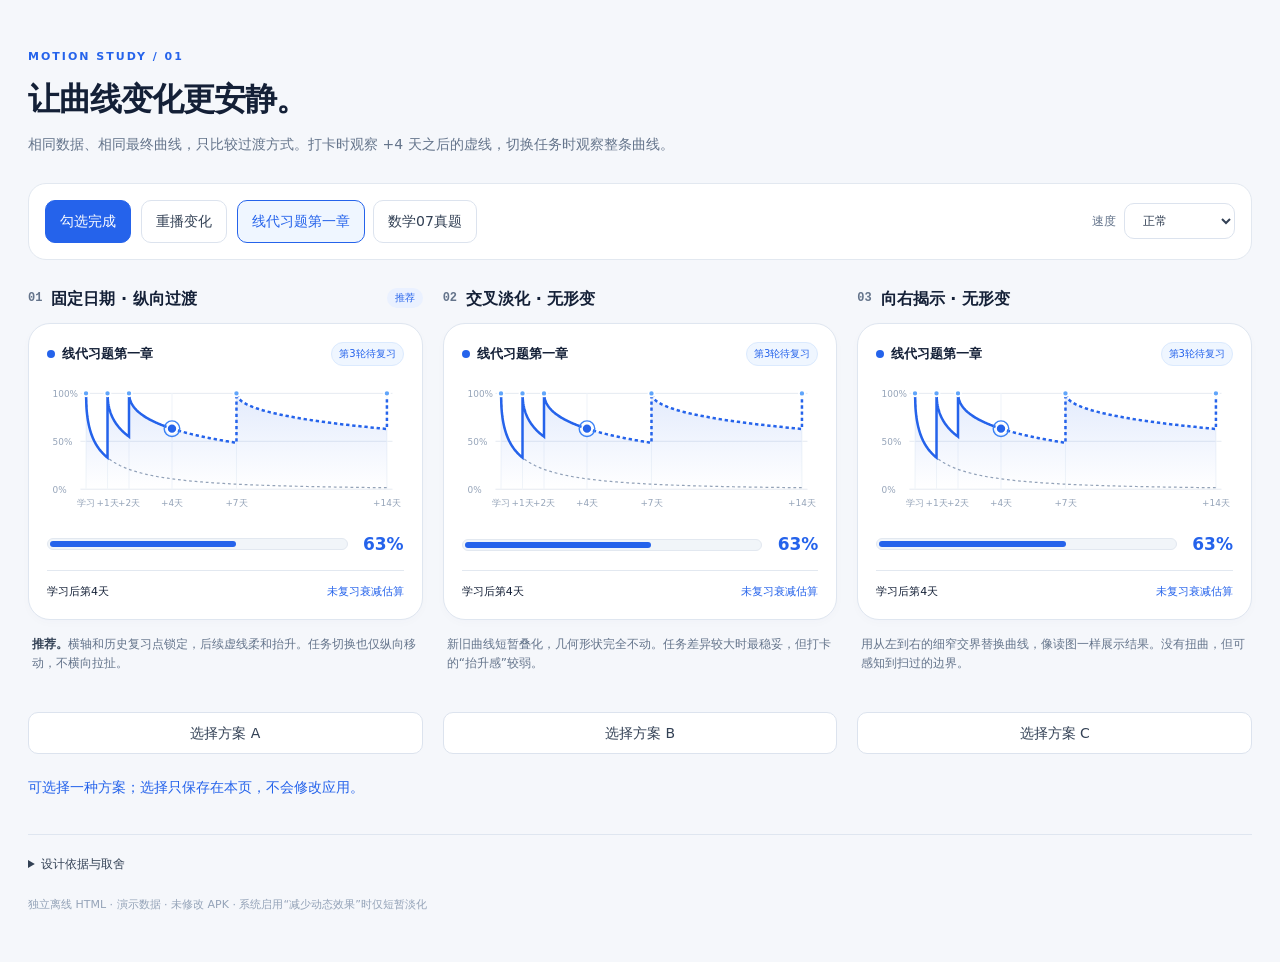
<file: previews/曲线动效方案.html>
<!doctype html>
<html lang="zh-CN"><meta charset="utf-8"><meta name="viewport" content="width=device-width,initial-scale=1"><title>曲线动效 · 三种克制方案</title>
<style>
*{box-sizing:border-box}body{margin:0;background:#f5f7fb;color:#142037;font:14px/1.6 system-ui,-apple-system,"Microsoft YaHei",sans-serif}main{max-width:1320px;margin:auto;padding:48px 28px}header{max-width:800px;margin-bottom:28px}.eyebrow{font-size:11px;font-weight:750;letter-spacing:2px;color:#2563eb}h1{font-size:32px;letter-spacing:-1px;margin:8px 0}header p{color:#64748b;margin:8px 0}.controls{display:flex;align-items:center;gap:10px;flex-wrap:wrap;padding:16px;background:white;border:1px solid #e2e8f0;border-radius:18px;margin-bottom:26px}button,select{font:inherit;cursor:pointer;border:1px solid #dce3ee;background:#fff;border-radius:10px;padding:9px 14px;color:#334155}button:hover{background:#f1f5f9}button.primary{background:#2563eb;border-color:#2563eb;color:white}button:focus-visible,select:focus-visible{outline:3px solid #93c5fd;outline-offset:3px}.controls label{color:#64748b;font-size:12px;display:flex;align-items:center;gap:8px}.controls label:last-child{margin-left:auto}.grid{display:grid;grid-template-columns:repeat(3,minmax(0,1fr));gap:20px}.option{min-width:0}.option-title{display:flex;align-items:center;gap:9px;margin-bottom:12px}.number{font:700 12px monospace;color:#64748b}.option-title h2{font-size:16px;margin:0}.recommend{background:#eaf1ff;color:#2563eb;padding:2px 8px;font-size:10px;border-radius:20px;margin-left:auto}.card{background:white;border:1px solid #dfe6f0;border-radius:22px;padding:18px;box-shadow:0 3px 10px #24395d05}.heading{display:flex;align-items:center;justify-content:space-between;gap:8px}.task-title{font-size:13px;font-weight:700;white-space:nowrap;overflow:hidden;text-overflow:ellipsis}.task-title:before{content:'';display:inline-block;width:8px;height:8px;background:#2563eb;border-radius:50%;margin-right:7px}.badge{font-size:10px;white-space:nowrap;color:#2563eb;background:#eff6ff;border:1px solid #dbeafe;padding:3px 7px;border-radius:20px}.chart{width:100%;height:auto;display:block;margin:14px 0 5px;overflow:visible}.progress{display:flex;align-items:center;gap:12px;margin:17px 0 12px}.track{height:12px;padding:2px;border:1px solid #e2e8f0;background:#f1f5f9;border-radius:20px;flex:1}.fill{height:100%;background:#2563eb;border-radius:20px}.percent{width:44px;text-align:right;font-size:17px;font-weight:750;color:#2563eb}.hud{border-top:1px solid #e2e8f0;padding-top:12px;display:flex;justify-content:space-between;font-size:11px;gap:8px}.hud span:last-child{color:#2563eb}.description{font-size:12px;color:#64748b;margin:15px 4px 0;min-height:62px}.description strong{color:#334155;font-weight:600}.pick{width:100%;margin-top:15px}.pick[aria-pressed=true]{border-color:#2563eb;background:#eff6ff;color:#2563eb}.selection{margin-top:22px;color:#2563eb;min-height:24px}details{margin-top:34px;border-top:1px solid #dfe6f0;padding-top:20px;color:#64748b;font-size:12px}summary{cursor:pointer;color:#334155}a{color:#2563eb}footer{margin-top:22px;color:#94a3b8;font-size:11px}.task-buttons{display:flex;gap:8px}.task-buttons button[aria-pressed=true]{border-color:#2563eb;color:#2563eb;background:#eff6ff}@media(max-width:1000px){.grid{grid-template-columns:1fr;max-width:530px;margin:auto}.description{min-height:0}.option{margin-bottom:20px}main{padding:26px 18px}h1{font-size:26px}.controls label:last-child{margin-left:0}}
</style>
<main><header><div class="eyebrow">MOTION STUDY / 01</div><h1>让曲线变化更安静。</h1><p>相同数据、相同最终曲线，只比较过渡方式。打卡时观察 +4 天之后的虚线，切换任务时观察整条曲线。</p></header>
<div class="controls"><button class="primary" id="complete">勾选完成</button><button id="replay">重播变化</button><div class="task-buttons"><button data-task="0" aria-pressed="true">线代习题第一章</button><button data-task="1" aria-pressed="false">数学07真题</button></div><label>速度<select id="speed"><option value="1">正常</option><option value="2.5">慢速 × 2.5</option></select></label></div>
<div class="grid" id="options"></div><div class="selection" id="selection" role="status">可选择一种方案；选择只保存在本页，不会修改应用。</div>
<details><summary>设计依据与取舍</summary><p>上一版沿路径长度匹配点，复习节点在新旧曲线中的位置会错配，产生横向扭曲。方案 A 按相同日期、相同复习节点对齐，仅插值纵向值；方案 B 不改变路径形状；方案 C 用裁切替换路径。所有方案均使用无过冲缓动。</p><p>阅读参考：<a href="https://bost.ocks.org/mike/path/" target="_blank" rel="noreferrer">Mike Bostock · Path Transitions</a>（点匹配与视觉语义）、<a href="https://d3js.org/d3-shape/curve" target="_blank" rel="noreferrer">D3 · Curves</a>（单调插值避免额外振荡）、<a href="https://www.chartjs.org/docs/latest/configuration/animations.html" target="_blank" rel="noreferrer">Chart.js · Animations</a>（按属性配置过渡与缓动）。此页是根据这些原则独立实现的比较稿，不依赖外部库。</p></details><footer>独立离线 HTML · 演示数据 · 未修改 APK · 系统启用“减少动态效果”时仅短暂淡化</footer></main>
<script>
const titles=['线代习题第一章','数学07真题'],modes=[{name:'固定日期 · 纵向过渡',duration:420,desc:'<strong>推荐。</strong>横轴和历史复习点锁定，后续虚线柔和抬升。任务切换也仅纵向移动，不横向拉扯。'},{name:'交叉淡化 · 无形变',duration:240,desc:'新旧曲线短暂叠化，几何形状完全不动。任务差异较大时最稳妥，但打卡的“抬升感”较弱。'},{name:'向右揭示 · 无形变',duration:460,desc:'用从左到右的细窄交界替换曲线，像读图一样展示结果。没有扭曲，但可感知到扫过的边界。'}];
let task=0,done=false,frame=null,current=null,lastFrom=null,lastTo=null;
const days=[0,1,2,4,7,14],age=4,X=t=>35+270*t/14,Y=r=>98-86*r/100;
function build(which,completed){
 const actual=which===0?[1,2]:[1],events=[...new Set([...actual,...(completed?[4]:[]),7,14])].sort((a,b)=>a-b);
 const samples=[];let last=0,applied=[];
 function add(t,r){samples.push({t,r,x:X(t),y:Y(r)});}
 function retain(t){return 100*Math.exp(-Math.sqrt(Math.max(0,t-last))/(.9*Math.pow(1.85,applied.length)));}
 // Every state uses the same dates AND before/after slots at each review.
 add(0,100);
 for(let k=1;k<days.length;k++){
  let start=days[k-1],end=days[k];for(let j=1;j<=56;j++){let t=start+(end-start)*j/56;add(t,retain(t));}
  if(events.includes(end)){applied.push(end);last=end;}add(end,retain(end));
 }
 return {samples,nodes:days.map(t=>samples.filter(p=>p.t===t).slice(-1)[0]),which,completed};
}
function mix(a,b,t){return {samples:a.samples.map((p,i)=>({...p,y:p.y+(b.samples[i].y-p.y)*t,r:p.r+(b.samples[i].r-p.r)*t})),nodes:a.nodes.map((p,i)=>({...p,y:p.y+(b.nodes[i].y-p.y)*t,r:p.r+(b.nodes[i].r-p.r)*t})),which:b.which,completed:b.completed};}
function path(points){return points.map((p,i)=>(i?'L':'M')+p.x.toFixed(3)+' '+p.y.toFixed(3)).join(' ');}
function shapes(s){let past=s.samples.filter(p=>p.t<=age),future=s.samples.filter(p=>p.t>=age);return `<path d="${path(s.samples)} L305 98 L35 98Z" fill="url(#gradient)"/><path d="${path(past)}" fill="none" stroke="#2563eb" stroke-width="2.25"/><path d="${path(future)}" fill="none" stroke="#2563eb" stroke-width="2.25" stroke-dasharray="3 2.5"/>${s.nodes.map((p,i)=>`<circle cx="${p.x}" cy="${p.y}" r="${i===3?4.5:2.7}" fill="${i===3?'#2563eb':'#60a5fa'}" stroke="white" stroke-width="1.5"/>`).join('')}<circle cx="${X(4)}" cy="${s.nodes[3].y}" r="7" stroke="#3b82f6" stroke-width="1.25" fill="none"/>`;}
const base=Array.from({length:141},(_,i)=>({x:X(i/10),y:Y(100*Math.exp(-Math.sqrt(i/10)/.9))}));
function scaffold(i){return `<svg class="chart" viewBox="0 0 320 120" aria-label="记忆保持曲线比较预览"><defs><linearGradient id="gradient" x1="0" y1="0" x2="0" y2="1"><stop stop-color="#2563eb" stop-opacity=".13"/><stop offset="1" stop-color="#2563eb" stop-opacity="0"/></linearGradient><clipPath id="left${i}"><rect x="0" y="0" width="0" height="120"/></clipPath><clipPath id="right${i}"><rect x="0" y="0" width="320" height="120"/></clipPath></defs>${[12,55,98].map((y,j)=>`<line x1="30" x2="310" y1="${y}" y2="${y}" stroke="#e2e8f0" stroke-width=".8"/><text x="5" y="${y+3}" fill="#94a3b8" font-size="8">${100-j*50}%</text>`).join('')}${days.map(d=>`<line x1="${X(d)}" x2="${X(d)}" y1="12" y2="98" stroke="#f1f5f9"/><text x="${X(d)}" y="113" text-anchor="middle" fill="#94a3b8" font-size="8">${d?'+'+d+'天':'学习'}</text>`).join('')}<path d="${path(base)}" fill="none" stroke="#94a3b8" stroke-width="1.1" stroke-dasharray="2.5 2.5"/><g class="old"></g><g class="new"></g></svg>`;}
document.getElementById('options').innerHTML=modes.map((m,i)=>`<section class="option"><div class="option-title"><span class="number">0${i+1}</span><h2>${m.name}</h2>${i===0?'<span class="recommend">推荐</span>':''}</div><div class="card"><div class="heading"><span class="task-title">${titles[0]}</span><span class="badge">第3轮待复习</span></div>${scaffold(i)}<div class="progress"><div class="track"><div class="fill"></div></div><span class="percent"></span></div><div class="hud"><span>学习后第4天</span><span class="status">未复习衰减估算</span></div></div><p class="description">${m.desc}</p><button class="pick" data-pick="${i}" aria-pressed="false">选择方案 ${String.fromCharCode(65+i)}</button></section>`).join('');
const cards=[...document.querySelectorAll('.option')];
function hud(card,s){card.querySelector('.task-title').textContent=titles[s.which];card.querySelector('.badge').textContent=s.completed?'本轮已复习':'第3轮待复习';card.querySelector('.fill').style.width=s.nodes[3].r+'%';card.querySelector('.percent').textContent=Math.round(s.nodes[3].r)+'%';card.querySelector('.status').textContent=s.completed?'已完成打卡巩固':'未复习衰减估算';}
function render(a,b,t,index,fadeOnly=false){const card=cards[index],old=card.querySelector('.old'),fresh=card.querySelector('.new'),s=mix(a,b,t);hud(card,s);
 old.removeAttribute('clip-path');fresh.removeAttribute('clip-path');old.style.opacity=1;fresh.style.opacity=1;
 if(index===0&&!fadeOnly){old.innerHTML='';fresh.innerHTML=shapes(s);}
 if(index===1||fadeOnly){old.innerHTML=t===1?'':shapes(a);fresh.innerHTML=shapes(b);old.style.opacity=1-t;fresh.style.opacity=t;}
 if(index===2&&!fadeOnly){old.innerHTML=t===1?'':shapes(a);fresh.innerHTML=shapes(b);const start=(a.which===b.which)?X(4):30,boundary=start+(310-start)*t;old.setAttribute('clip-path',`url(#right${index})`);fresh.setAttribute('clip-path',`url(#left${index})`);card.querySelector(`#left${index} rect`).setAttribute('width',t===1?320:boundary);card.querySelector(`#right${index} rect`).setAttribute('x',boundary);}
}
function transition(a,b){if(frame)cancelAnimationFrame(frame);lastFrom=a;lastTo=b;const start=performance.now(),speed=Number(document.getElementById('speed').value),reduced=matchMedia('(prefers-reduced-motion: reduce)').matches;function tick(now){let finished=true;cards.forEach((_,i)=>{const raw=Math.min(1,(now-start)/((reduced?80:modes[i].duration)*speed)),t=raw*raw*(3-2*raw);render(a,b,t,i,reduced);if(raw<1)finished=false;});const p=Math.min(1,(now-start)/(420*speed));current=mix(a,b,p*p*(3-2*p));if(finished)current=b;frame=finished?null:requestAnimationFrame(tick);}tick(start);}
function change(which,completed){const a=current||build(task,done);task=which;done=completed;transition(a,build(task,done));document.getElementById('complete').textContent=done?'取消完成':'勾选完成';document.querySelectorAll('[data-task]').forEach(el=>el.setAttribute('aria-pressed',Number(el.dataset.task)===task));}
document.getElementById('complete').onclick=()=>change(task,!done);document.querySelectorAll('[data-task]').forEach(el=>el.onclick=()=>change(Number(el.dataset.task),false));document.getElementById('replay').onclick=()=>transition(lastFrom||build(task,!done),lastTo||build(task,done));document.querySelectorAll('[data-pick]').forEach(el=>el.onclick=()=>{document.querySelectorAll('[data-pick]').forEach(b=>b.setAttribute('aria-pressed',b===el));document.getElementById('selection').textContent='已选择方案 '+String.fromCharCode(65+Number(el.dataset.pick))+'：'+modes[el.dataset.pick].name+'。你可以把此选择告诉我，再接入应用。';});
current=build(0,false);cards.forEach((_,i)=>render(current,current,1,i));
</script></html>
</file>
<file: app/src/main/assets/app.css>
*,:after,:before{--tw-border-spacing-x:0;--tw-border-spacing-y:0;--tw-translate-x:0;--tw-translate-y:0;--tw-rotate:0;--tw-skew-x:0;--tw-skew-y:0;--tw-scale-x:1;--tw-scale-y:1;--tw-pan-x: ;--tw-pan-y: ;--tw-pinch-zoom: ;--tw-scroll-snap-strictness:proximity;--tw-gradient-from-position: ;--tw-gradient-via-position: ;--tw-gradient-to-position: ;--tw-ordinal: ;--tw-slashed-zero: ;--tw-numeric-figure: ;--tw-numeric-spacing: ;--tw-numeric-fraction: ;--tw-ring-inset: ;--tw-ring-offset-width:0px;--tw-ring-offset-color:#fff;--tw-ring-color:rgba(59,130,246,.5);--tw-ring-offset-shadow:0 0 #0000;--tw-ring-shadow:0 0 #0000;--tw-shadow:0 0 #0000;--tw-shadow-colored:0 0 #0000;--tw-blur: ;--tw-brightness: ;--tw-contrast: ;--tw-grayscale: ;--tw-hue-rotate: ;--tw-invert: ;--tw-saturate: ;--tw-sepia: ;--tw-drop-shadow: ;--tw-backdrop-blur: ;--tw-backdrop-brightness: ;--tw-backdrop-contrast: ;--tw-backdrop-grayscale: ;--tw-backdrop-hue-rotate: ;--tw-backdrop-invert: ;--tw-backdrop-opacity: ;--tw-backdrop-saturate: ;--tw-backdrop-sepia: ;--tw-contain-size: ;--tw-contain-layout: ;--tw-contain-paint: ;--tw-contain-style: }::backdrop{--tw-border-spacing-x:0;--tw-border-spacing-y:0;--tw-translate-x:0;--tw-translate-y:0;--tw-rotate:0;--tw-skew-x:0;--tw-skew-y:0;--tw-scale-x:1;--tw-scale-y:1;--tw-pan-x: ;--tw-pan-y: ;--tw-pinch-zoom: ;--tw-scroll-snap-strictness:proximity;--tw-gradient-from-position: ;--tw-gradient-via-position: ;--tw-gradient-to-position: ;--tw-ordinal: ;--tw-slashed-zero: ;--tw-numeric-figure: ;--tw-numeric-spacing: ;--tw-numeric-fraction: ;--tw-ring-inset: ;--tw-ring-offset-width:0px;--tw-ring-offset-color:#fff;--tw-ring-color:rgba(59,130,246,.5);--tw-ring-offset-shadow:0 0 #0000;--tw-ring-shadow:0 0 #0000;--tw-shadow:0 0 #0000;--tw-shadow-colored:0 0 #0000;--tw-blur: ;--tw-brightness: ;--tw-contrast: ;--tw-grayscale: ;--tw-hue-rotate: ;--tw-invert: ;--tw-saturate: ;--tw-sepia: ;--tw-drop-shadow: ;--tw-backdrop-blur: ;--tw-backdrop-brightness: ;--tw-backdrop-contrast: ;--tw-backdrop-grayscale: ;--tw-backdrop-hue-rotate: ;--tw-backdrop-invert: ;--tw-backdrop-opacity: ;--tw-backdrop-saturate: ;--tw-backdrop-sepia: ;--tw-contain-size: ;--tw-contain-layout: ;--tw-contain-paint: ;--tw-contain-style: }/*! tailwindcss v3.4.17 | MIT License | https://tailwindcss.com*/*,:after,:before{box-sizing:border-box;border:0 solid #e5e7eb}:after,:before{--tw-content:""}:host,html{line-height:1.5;-webkit-text-size-adjust:100%;-moz-tab-size:4;-o-tab-size:4;tab-size:4;font-family:ui-sans-serif,system-ui,sans-serif,Apple Color Emoji,Segoe UI Emoji,Segoe UI Symbol,Noto Color Emoji;font-feature-settings:normal;font-variation-settings:normal;-webkit-tap-highlight-color:transparent}body{margin:0;line-height:inherit}hr{height:0;color:inherit;border-top-width:1px}abbr:where([title]){-webkit-text-decoration:underline dotted;text-decoration:underline dotted}h1,h2,h3,h4,h5,h6{font-size:inherit;font-weight:inherit}a{color:inherit;text-decoration:inherit}b,strong{font-weight:bolder}code,kbd,pre,samp{font-family:ui-monospace,SFMono-Regular,Menlo,Monaco,Consolas,Liberation Mono,Courier New,monospace;font-feature-settings:normal;font-variation-settings:normal;font-size:1em}small{font-size:80%}sub,sup{font-size:75%;line-height:0;position:relative;vertical-align:baseline}sub{bottom:-.25em}sup{top:-.5em}table{text-indent:0;border-color:inherit;border-collapse:collapse}button,input,optgroup,select,textarea{font-family:inherit;font-feature-settings:inherit;font-variation-settings:inherit;font-size:100%;font-weight:inherit;line-height:inherit;letter-spacing:inherit;color:inherit;margin:0;padding:0}button,select{text-transform:none}button,input:where([type=button]),input:where([type=reset]),input:where([type=submit]){-webkit-appearance:button;background-color:transparent;background-image:none}:-moz-focusring{outline:auto}:-moz-ui-invalid{box-shadow:none}progress{vertical-align:baseline}::-webkit-inner-spin-button,::-webkit-outer-spin-button{height:auto}[type=search]{-webkit-appearance:textfield;outline-offset:-2px}::-webkit-search-decoration{-webkit-appearance:none}::-webkit-file-upload-button{-webkit-appearance:button;font:inherit}summary{display:list-item}blockquote,dd,dl,figure,h1,h2,h3,h4,h5,h6,hr,p,pre{margin:0}fieldset{margin:0}fieldset,legend{padding:0}menu,ol,ul{list-style:none;margin:0;padding:0}dialog{padding:0}textarea{resize:vertical}input::-moz-placeholder,textarea::-moz-placeholder{opacity:1;color:#9ca3af}input::placeholder,textarea::placeholder{opacity:1;color:#9ca3af}[role=button],button{cursor:pointer}:disabled{cursor:default}audio,canvas,embed,iframe,img,object,svg,video{display:block;vertical-align:middle}img,video{max-width:100%;height:auto}[hidden]:where(:not([hidden=until-found])){display:none}.container{width:100%}@media (min-width:640px){.container{max-width:640px}}@media (min-width:768px){.container{max-width:768px}}@media (min-width:1024px){.container{max-width:1024px}}@media (min-width:1280px){.container{max-width:1280px}}@media (min-width:1536px){.container{max-width:1536px}}.pointer-events-none{pointer-events:none}.pointer-events-auto{pointer-events:auto}.fixed{position:fixed}.absolute{position:absolute}.relative{position:relative}.inset-0{inset:0}.inset-x-0{left:0;right:0}.bottom-0{bottom:0}.bottom-1\.5{bottom:.375rem}.bottom-2\.5{bottom:.625rem}.bottom-4{bottom:1rem}.left-0{left:0}.left-1\.5{left:.375rem}.left-1\/2{left:50%}.left-4{left:1rem}.right-3{right:.75rem}.right-4{right:1rem}.top-0{top:0}.top-1\.5{top:.375rem}.top-3{top:.75rem}.z-0{z-index:0}.z-10{z-index:10}.z-20{z-index:20}.z-30{z-index:30}.z-40{z-index:40}.z-50{z-index:50}.mx-auto{margin-left:auto;margin-right:auto}.my-1{margin-top:.25rem;margin-bottom:.25rem}.my-2{margin-top:.5rem;margin-bottom:.5rem}.my-3{margin-top:.75rem;margin-bottom:.75rem}.mb-1{margin-bottom:.25rem}.mb-1\.5{margin-bottom:.375rem}.mb-2{margin-bottom:.5rem}.mb-2\.5{margin-bottom:.625rem}.mb-3{margin-bottom:.75rem}.mb-4{margin-bottom:1rem}.ml-0\.5{margin-left:.125rem}.ml-1{margin-left:.25rem}.mt-0\.5{margin-top:.125rem}.mt-1{margin-top:.25rem}.mt-2{margin-top:.5rem}.mt-2\.5{margin-top:.625rem}.block{display:block}.flex{display:flex}.inline-flex{display:inline-flex}.grid{display:grid}.hidden{display:none}.aspect-square{aspect-ratio:1/1}.h-1\.5{height:.375rem}.h-10{height:2.5rem}.h-12{height:3rem}.h-14{height:3.5rem}.h-2{height:.5rem}.h-2\.5{height:.625rem}.h-3{height:.75rem}.h-3\.5{height:.875rem}.h-32{height:8rem}.h-36{height:9rem}.h-4{height:1rem}.h-5{height:1.25rem}.h-6{height:1.5rem}.h-7{height:1.75rem}.h-8{height:2rem}.h-9{height:2.25rem}.h-\[340px\]{height:340px}.h-full{height:100%}.w-1\.5{width:.375rem}.w-10{width:2.5rem}.w-11{width:2.75rem}.w-12{width:3rem}.w-14{width:3.5rem}.w-16{width:4rem}.w-2{width:.5rem}.w-2\.5{width:.625rem}.w-3{width:.75rem}.w-3\.5{width:.875rem}.w-36{width:9rem}.w-4{width:1rem}.w-5{width:1.25rem}.w-6{width:1.5rem}.w-7{width:1.75rem}.w-8{width:2rem}.w-9{width:2.25rem}.w-full{width:100%}.min-w-0{min-width:0}.max-w-\[190px\]{max-width:190px}.max-w-\[220px\]{max-width:220px}.max-w-xs{max-width:20rem}.flex-1{flex:1 1 0%}.flex-shrink-0{flex-shrink:0}.origin-center{transform-origin:center}.-translate-x-1\/2{--tw-translate-x:-50%}.-translate-x-1\/2,.scale-100{transform:translate(var(--tw-translate-x),var(--tw-translate-y)) rotate(var(--tw-rotate)) skewX(var(--tw-skew-x)) skewY(var(--tw-skew-y)) scaleX(var(--tw-scale-x)) scaleY(var(--tw-scale-y))}.scale-100{--tw-scale-x:1;--tw-scale-y:1}.scale-90{--tw-scale-x:.9;--tw-scale-y:.9}.scale-90,.scale-\[1\.01\]{transform:translate(var(--tw-translate-x),var(--tw-translate-y)) rotate(var(--tw-rotate)) skewX(var(--tw-skew-x)) skewY(var(--tw-skew-y)) scaleX(var(--tw-scale-x)) scaleY(var(--tw-scale-y))}.scale-\[1\.01\]{--tw-scale-x:1.01;--tw-scale-y:1.01}.transform{transform:translate(var(--tw-translate-x),var(--tw-translate-y)) rotate(var(--tw-rotate)) skewX(var(--tw-skew-x)) skewY(var(--tw-skew-y)) scaleX(var(--tw-scale-x)) scaleY(var(--tw-scale-y))}.cursor-pointer{cursor:pointer}.select-none{-webkit-user-select:none;-moz-user-select:none;user-select:none}.resize{resize:both}.grid-cols-2{grid-template-columns:repeat(2,minmax(0,1fr))}.grid-cols-3{grid-template-columns:repeat(3,minmax(0,1fr))}.grid-cols-4{grid-template-columns:repeat(4,minmax(0,1fr))}.grid-cols-5{grid-template-columns:repeat(5,minmax(0,1fr))}.grid-cols-7{grid-template-columns:repeat(7,minmax(0,1fr))}.flex-col{flex-direction:column}.flex-wrap{flex-wrap:wrap}.items-start{align-items:flex-start}.items-center{align-items:center}.items-baseline{align-items:baseline}.justify-center{justify-content:center}.justify-between{justify-content:space-between}.gap-0\.5{gap:.125rem}.gap-1{gap:.25rem}.gap-1\.5{gap:.375rem}.gap-2{gap:.5rem}.gap-2\.5{gap:.625rem}.gap-3{gap:.75rem}.gap-4{gap:1rem}.gap-y-1\.5{row-gap:.375rem}.space-y-1\.5>:not([hidden])~:not([hidden]){--tw-space-y-reverse:0;margin-top:calc(.375rem*(1 - var(--tw-space-y-reverse)));margin-bottom:calc(.375rem*var(--tw-space-y-reverse))}.space-y-2\.5>:not([hidden])~:not([hidden]){--tw-space-y-reverse:0;margin-top:calc(.625rem*(1 - var(--tw-space-y-reverse)));margin-bottom:calc(.625rem*var(--tw-space-y-reverse))}.space-y-3>:not([hidden])~:not([hidden]){--tw-space-y-reverse:0;margin-top:calc(.75rem*(1 - var(--tw-space-y-reverse)));margin-bottom:calc(.75rem*var(--tw-space-y-reverse))}.space-y-4>:not([hidden])~:not([hidden]){--tw-space-y-reverse:0;margin-top:calc(1rem*(1 - var(--tw-space-y-reverse)));margin-bottom:calc(1rem*var(--tw-space-y-reverse))}.overflow-hidden{overflow:hidden}.overflow-visible{overflow:visible}.overflow-y-auto{overflow-y:auto}.truncate{overflow:hidden;text-overflow:ellipsis;white-space:nowrap}.rounded-2xl{border-radius:1rem}.rounded-3xl{border-radius:1.5rem}.rounded-full{border-radius:9999px}.rounded-lg{border-radius:.5rem}.rounded-xl{border-radius:.75rem}.border{border-width:1px}.border-2{border-width:2px}.border-b{border-bottom-width:1px}.border-t{border-top-width:1px}.border-dashed{border-style:dashed}.border-rose-200{--tw-border-opacity:1;border-color:rgb(254 205 211/var(--tw-border-opacity,1))}.border-slate-200{--tw-border-opacity:1;border-color:rgb(226 232 240/var(--tw-border-opacity,1))}.border-slate-200\/90{border-color:rgba(226,232,240,.9)}.border-slate-300{--tw-border-opacity:1;border-color:rgb(203 213 225/var(--tw-border-opacity,1))}.border-white\/20{border-color:hsla(0,0%,100%,.2)}.border-white\/60{border-color:hsla(0,0%,100%,.6)}.bg-amber-100{--tw-bg-opacity:1;background-color:rgb(254 243 199/var(--tw-bg-opacity,1))}.bg-black\/30{background-color:rgba(0,0,0,.3)}.bg-black\/40{background-color:rgba(0,0,0,.4)}.bg-black\/60{background-color:rgba(0,0,0,.6)}.bg-emerald-100{--tw-bg-opacity:1;background-color:rgb(209 250 229/var(--tw-bg-opacity,1))}.bg-rose-50{--tw-bg-opacity:1;background-color:rgb(255 241 242/var(--tw-bg-opacity,1))}.bg-slate-100{--tw-bg-opacity:1;background-color:rgb(241 245 249/var(--tw-bg-opacity,1))}.bg-slate-200{--tw-bg-opacity:1;background-color:rgb(226 232 240/var(--tw-bg-opacity,1))}.bg-slate-50{--tw-bg-opacity:1;background-color:rgb(248 250 252/var(--tw-bg-opacity,1))}.bg-transparent{background-color:transparent}.bg-white{--tw-bg-opacity:1;background-color:rgb(255 255 255/var(--tw-bg-opacity,1))}.bg-white\/15{background-color:hsla(0,0%,100%,.15)}.bg-white\/40{background-color:hsla(0,0%,100%,.4)}.bg-white\/70{background-color:hsla(0,0%,100%,.7)}.bg-white\/95{background-color:hsla(0,0%,100%,.95)}.bg-gradient-to-br{background-image:linear-gradient(to bottom right,var(--tw-gradient-stops))}.from-blue-600{--tw-gradient-from:#2563eb var(--tw-gradient-from-position);--tw-gradient-to:rgba(37,99,235,0) var(--tw-gradient-to-position);--tw-gradient-stops:var(--tw-gradient-from),var(--tw-gradient-to)}.from-sky-500{--tw-gradient-from:#0ea5e9 var(--tw-gradient-from-position);--tw-gradient-to:rgba(14,165,233,0) var(--tw-gradient-to-position);--tw-gradient-stops:var(--tw-gradient-from),var(--tw-gradient-to)}.from-slate-800{--tw-gradient-from:#1e293b var(--tw-gradient-from-position);--tw-gradient-to:rgba(30,41,59,0) var(--tw-gradient-to-position);--tw-gradient-stops:var(--tw-gradient-from),var(--tw-gradient-to)}.via-blue-600{--tw-gradient-to:rgba(37,99,235,0) var(--tw-gradient-to-position);--tw-gradient-stops:var(--tw-gradient-from),#2563eb var(--tw-gradient-via-position),var(--tw-gradient-to)}.via-indigo-600{--tw-gradient-to:rgba(79,70,229,0) var(--tw-gradient-to-position);--tw-gradient-stops:var(--tw-gradient-from),#4f46e5 var(--tw-gradient-via-position),var(--tw-gradient-to)}.via-zinc-900{--tw-gradient-to:rgba(24,24,27,0) var(--tw-gradient-to-position);--tw-gradient-stops:var(--tw-gradient-from),#18181b var(--tw-gradient-via-position),var(--tw-gradient-to)}.to-black{--tw-gradient-to:#000 var(--tw-gradient-to-position)}.to-indigo-900{--tw-gradient-to:#312e81 var(--tw-gradient-to-position)}.to-slate-900{--tw-gradient-to:#0f172a var(--tw-gradient-to-position)}.fill-current{fill:currentColor}.stroke-\[1\.8\]{stroke-width:1.8}.object-cover{-o-object-fit:cover;object-fit:cover}.p-0\.5{padding:.125rem}.p-1{padding:.25rem}.p-1\.5{padding:.375rem}.p-2{padding:.5rem}.p-2\.5{padding:.625rem}.p-3{padding:.75rem}.p-3\.5{padding:.875rem}.p-4{padding:1rem}.p-5{padding:1.25rem}.p-6{padding:1.5rem}.px-1{padding-left:.25rem;padding-right:.25rem}.px-2{padding-left:.5rem;padding-right:.5rem}.px-2\.5{padding-left:.625rem;padding-right:.625rem}.px-3{padding-left:.75rem;padding-right:.75rem}.px-3\.5{padding-left:.875rem;padding-right:.875rem}.px-4{padding-left:1rem;padding-right:1rem}.py-0\.5{padding-top:.125rem;padding-bottom:.125rem}.py-1{padding-top:.25rem;padding-bottom:.25rem}.py-1\.5{padding-top:.375rem;padding-bottom:.375rem}.py-2{padding-top:.5rem;padding-bottom:.5rem}.py-2\.5{padding-top:.625rem;padding-bottom:.625rem}.py-3{padding-top:.75rem;padding-bottom:.75rem}.pb-24{padding-bottom:6rem}.pt-1{padding-top:.25rem}.pt-2{padding-top:.5rem}.pt-2\.5{padding-top:.625rem}.pt-7{padding-top:1.75rem}.text-center{text-align:center}.text-right{text-align:right}.font-mono{font-family:ui-monospace,SFMono-Regular,Menlo,Monaco,Consolas,Liberation Mono,Courier New,monospace}.text-2xl{font-size:1.5rem;line-height:2rem}.text-3xl{font-size:1.875rem;line-height:2.25rem}.text-\[11px\]{font-size:11px}.text-base{font-size:1rem;line-height:1.5rem}.text-lg{font-size:1.125rem;line-height:1.75rem}.text-sm{font-size:.875rem;line-height:1.25rem}.text-xl{font-size:1.25rem;line-height:1.75rem}.text-xs{font-size:.75rem;line-height:1rem}.font-black{font-weight:900}.font-bold{font-weight:700}.font-medium{font-weight:500}.font-normal{font-weight:400}.font-semibold{font-weight:600}.uppercase{text-transform:uppercase}.leading-relaxed{line-height:1.625}.tracking-tight{letter-spacing:-.025em}.tracking-wide{letter-spacing:.025em}.tracking-wider{letter-spacing:.05em}.text-amber-500{--tw-text-opacity:1;color:rgb(245 158 11/var(--tw-text-opacity,1))}.text-amber-600{--tw-text-opacity:1;color:rgb(217 119 6/var(--tw-text-opacity,1))}.text-blue-100{--tw-text-opacity:1;color:rgb(219 234 254/var(--tw-text-opacity,1))}.text-blue-100\/80{color:rgba(219,234,254,.8)}.text-emerald-500{--tw-text-opacity:1;color:rgb(16 185 129/var(--tw-text-opacity,1))}.text-emerald-700{--tw-text-opacity:1;color:rgb(4 120 87/var(--tw-text-opacity,1))}.text-indigo-400{--tw-text-opacity:1;color:rgb(129 140 248/var(--tw-text-opacity,1))}.text-rose-600{--tw-text-opacity:1;color:rgb(225 29 72/var(--tw-text-opacity,1))}.text-slate-400{--tw-text-opacity:1;color:rgb(148 163 184/var(--tw-text-opacity,1))}.text-slate-800{--tw-text-opacity:1;color:rgb(30 41 59/var(--tw-text-opacity,1))}.text-slate-900{--tw-text-opacity:1;color:rgb(15 23 42/var(--tw-text-opacity,1))}.text-white{--tw-text-opacity:1;color:rgb(255 255 255/var(--tw-text-opacity,1))}.line-through{text-decoration-line:line-through}.antialiased{-webkit-font-smoothing:antialiased;-moz-osx-font-smoothing:grayscale}.opacity-0{opacity:0}.opacity-100{opacity:1}.opacity-50{opacity:.5}.shadow-2xl{--tw-shadow:0 25px 50px -12px rgba(0,0,0,.25);--tw-shadow-colored:0 25px 50px -12px var(--tw-shadow-color)}.shadow-2xl,.shadow-2xs{box-shadow:var(--tw-ring-offset-shadow,0 0 #0000),var(--tw-ring-shadow,0 0 #0000),var(--tw-shadow)}.shadow-2xs{--tw-shadow:0 1px 2px rgba(0,0,0,.05);--tw-shadow-colored:0 1px 2px var(--tw-shadow-color)}.shadow-inner{--tw-shadow:inset 0 2px 4px 0 rgba(0,0,0,.05);--tw-shadow-colored:inset 0 2px 4px 0 var(--tw-shadow-color)}.shadow-inner,.shadow-lg{box-shadow:var(--tw-ring-offset-shadow,0 0 #0000),var(--tw-ring-shadow,0 0 #0000),var(--tw-shadow)}.shadow-lg{--tw-shadow:0 10px 15px -3px rgba(0,0,0,.1),0 4px 6px -4px rgba(0,0,0,.1);--tw-shadow-colored:0 10px 15px -3px var(--tw-shadow-color),0 4px 6px -4px var(--tw-shadow-color)}.shadow-md{--tw-shadow:0 4px 6px -1px rgba(0,0,0,.1),0 2px 4px -2px rgba(0,0,0,.1);--tw-shadow-colored:0 4px 6px -1px var(--tw-shadow-color),0 2px 4px -2px var(--tw-shadow-color)}.shadow-md,.shadow-sm{box-shadow:var(--tw-ring-offset-shadow,0 0 #0000),var(--tw-ring-shadow,0 0 #0000),var(--tw-shadow)}.shadow-sm{--tw-shadow:0 1px 2px 0 rgba(0,0,0,.05);--tw-shadow-colored:0 1px 2px 0 var(--tw-shadow-color)}.shadow-xs{--tw-shadow:0 1px 3px rgba(0,0,0,.08);--tw-shadow-colored:0 1px 3px var(--tw-shadow-color);box-shadow:var(--tw-ring-offset-shadow,0 0 #0000),var(--tw-ring-shadow,0 0 #0000),var(--tw-shadow)}.outline-none{outline:2px solid transparent;outline-offset:2px}.ring{--tw-ring-offset-shadow:var(--tw-ring-inset) 0 0 0 var(--tw-ring-offset-width) var(--tw-ring-offset-color);--tw-ring-shadow:var(--tw-ring-inset) 0 0 0 calc(3px + var(--tw-ring-offset-width)) var(--tw-ring-color);box-shadow:var(--tw-ring-offset-shadow),var(--tw-ring-shadow),var(--tw-shadow,0 0 #0000)}.blur{--tw-blur:blur(8px)}.blur,.filter{filter:var(--tw-blur) var(--tw-brightness) var(--tw-contrast) var(--tw-grayscale) var(--tw-hue-rotate) var(--tw-invert) var(--tw-saturate) var(--tw-sepia) var(--tw-drop-shadow)}.backdrop-blur-md{--tw-backdrop-blur:blur(12px)}.backdrop-blur-md,.backdrop-blur-xs{-webkit-backdrop-filter:var(--tw-backdrop-blur) var(--tw-backdrop-brightness) var(--tw-backdrop-contrast) var(--tw-backdrop-grayscale) var(--tw-backdrop-hue-rotate) var(--tw-backdrop-invert) var(--tw-backdrop-opacity) var(--tw-backdrop-saturate) var(--tw-backdrop-sepia);backdrop-filter:var(--tw-backdrop-blur) var(--tw-backdrop-brightness) var(--tw-backdrop-contrast) var(--tw-backdrop-grayscale) var(--tw-backdrop-hue-rotate) var(--tw-backdrop-invert) var(--tw-backdrop-opacity) var(--tw-backdrop-saturate) var(--tw-backdrop-sepia)}.backdrop-blur-xs{--tw-backdrop-blur:blur(4px)}.backdrop-filter{-webkit-backdrop-filter:var(--tw-backdrop-blur) var(--tw-backdrop-brightness) var(--tw-backdrop-contrast) var(--tw-backdrop-grayscale) var(--tw-backdrop-hue-rotate) var(--tw-backdrop-invert) var(--tw-backdrop-opacity) var(--tw-backdrop-saturate) var(--tw-backdrop-sepia);backdrop-filter:var(--tw-backdrop-blur) var(--tw-backdrop-brightness) var(--tw-backdrop-contrast) var(--tw-backdrop-grayscale) var(--tw-backdrop-hue-rotate) var(--tw-backdrop-invert) var(--tw-backdrop-opacity) var(--tw-backdrop-saturate) var(--tw-backdrop-sepia)}.transition{transition-property:color,background-color,border-color,text-decoration-color,fill,stroke,opacity,box-shadow,transform,filter,-webkit-backdrop-filter;transition-property:color,background-color,border-color,text-decoration-color,fill,stroke,opacity,box-shadow,transform,filter,backdrop-filter;transition-property:color,background-color,border-color,text-decoration-color,fill,stroke,opacity,box-shadow,transform,filter,backdrop-filter,-webkit-backdrop-filter;transition-timing-function:cubic-bezier(.4,0,.2,1);transition-duration:.15s}.transition-all{transition-property:all;transition-timing-function:cubic-bezier(.4,0,.2,1);transition-duration:.15s}.transition-colors{transition-property:color,background-color,border-color,text-decoration-color,fill,stroke;transition-timing-function:cubic-bezier(.4,0,.2,1);transition-duration:.15s}.transition-opacity{transition-property:opacity;transition-timing-function:cubic-bezier(.4,0,.2,1);transition-duration:.15s}.transition-transform{transition-property:transform;transition-timing-function:cubic-bezier(.4,0,.2,1);transition-duration:.15s}.duration-200{transition-duration:.2s}.duration-300{transition-duration:.3s}.duration-500{transition-duration:.5s}.hover\:scale-105:hover{--tw-scale-x:1.05;--tw-scale-y:1.05;transform:translate(var(--tw-translate-x),var(--tw-translate-y)) rotate(var(--tw-rotate)) skewX(var(--tw-skew-x)) skewY(var(--tw-skew-y)) scaleX(var(--tw-scale-x)) scaleY(var(--tw-scale-y))}.hover\:border-slate-300:hover{--tw-border-opacity:1;border-color:rgb(203 213 225/var(--tw-border-opacity,1))}.hover\:bg-black\/50:hover{background-color:rgba(0,0,0,.5)}.hover\:bg-black\/60:hover{background-color:rgba(0,0,0,.6)}.hover\:bg-rose-100:hover{--tw-bg-opacity:1;background-color:rgb(255 228 230/var(--tw-bg-opacity,1))}.hover\:bg-slate-100:hover{--tw-bg-opacity:1;background-color:rgb(241 245 249/var(--tw-bg-opacity,1))}.hover\:opacity-80:hover{opacity:.8}.hover\:opacity-90:hover{opacity:.9}.active\:scale-95:active{--tw-scale-x:.95;--tw-scale-y:.95}.active\:scale-95:active,.group:hover .group-hover\:translate-x-0\.5{transform:translate(var(--tw-translate-x),var(--tw-translate-y)) rotate(var(--tw-rotate)) skewX(var(--tw-skew-x)) skewY(var(--tw-skew-y)) scaleX(var(--tw-scale-x)) scaleY(var(--tw-scale-y))}.group:hover .group-hover\:translate-x-0\.5{--tw-translate-x:0.125rem}.dark\:border-rose-900:is(.dark *){--tw-border-opacity:1;border-color:rgb(136 19 55/var(--tw-border-opacity,1))}.dark\:border-white\/10:is(.dark *){border-color:hsla(0,0%,100%,.1)}.dark\:border-zinc-600:is(.dark *){--tw-border-opacity:1;border-color:rgb(82 82 91/var(--tw-border-opacity,1))}.dark\:border-zinc-700:is(.dark *){--tw-border-opacity:1;border-color:rgb(63 63 70/var(--tw-border-opacity,1))}.dark\:bg-amber-950\/60:is(.dark *){background-color:rgba(69,26,3,.6)}.dark\:bg-black:is(.dark *){--tw-bg-opacity:1;background-color:rgb(0 0 0/var(--tw-bg-opacity,1))}.dark\:bg-black\/95:is(.dark *){background-color:rgba(0,0,0,.95)}.dark\:bg-emerald-950\/60:is(.dark *){background-color:rgba(2,44,34,.6)}.dark\:bg-rose-950\/40:is(.dark *){background-color:rgba(76,5,25,.4)}.dark\:bg-zinc-700:is(.dark *){--tw-bg-opacity:1;background-color:rgb(63 63 70/var(--tw-bg-opacity,1))}.dark\:bg-zinc-800:is(.dark *){--tw-bg-opacity:1;background-color:rgb(39 39 42/var(--tw-bg-opacity,1))}.dark\:bg-zinc-800\/60:is(.dark *){background-color:rgba(39,39,42,.6)}.dark\:bg-zinc-800\/70:is(.dark *){background-color:rgba(39,39,42,.7)}.dark\:bg-zinc-800\/80:is(.dark *){background-color:rgba(39,39,42,.8)}.dark\:bg-zinc-900:is(.dark *){--tw-bg-opacity:1;background-color:rgb(24 24 27/var(--tw-bg-opacity,1))}.dark\:fill-zinc-900:is(.dark *){fill:#18181b}.dark\:text-emerald-400:is(.dark *){--tw-text-opacity:1;color:rgb(52 211 153/var(--tw-text-opacity,1))}.dark\:text-rose-400:is(.dark *){--tw-text-opacity:1;color:rgb(251 113 133/var(--tw-text-opacity,1))}.dark\:text-slate-100:is(.dark *){--tw-text-opacity:1;color:rgb(241 245 249/var(--tw-text-opacity,1))}.dark\:hover\:border-zinc-700:hover:is(.dark *){--tw-border-opacity:1;border-color:rgb(63 63 70/var(--tw-border-opacity,1))}.dark\:hover\:bg-zinc-800:hover:is(.dark *){--tw-bg-opacity:1;background-color:rgb(39 39 42/var(--tw-bg-opacity,1))}
</file>
